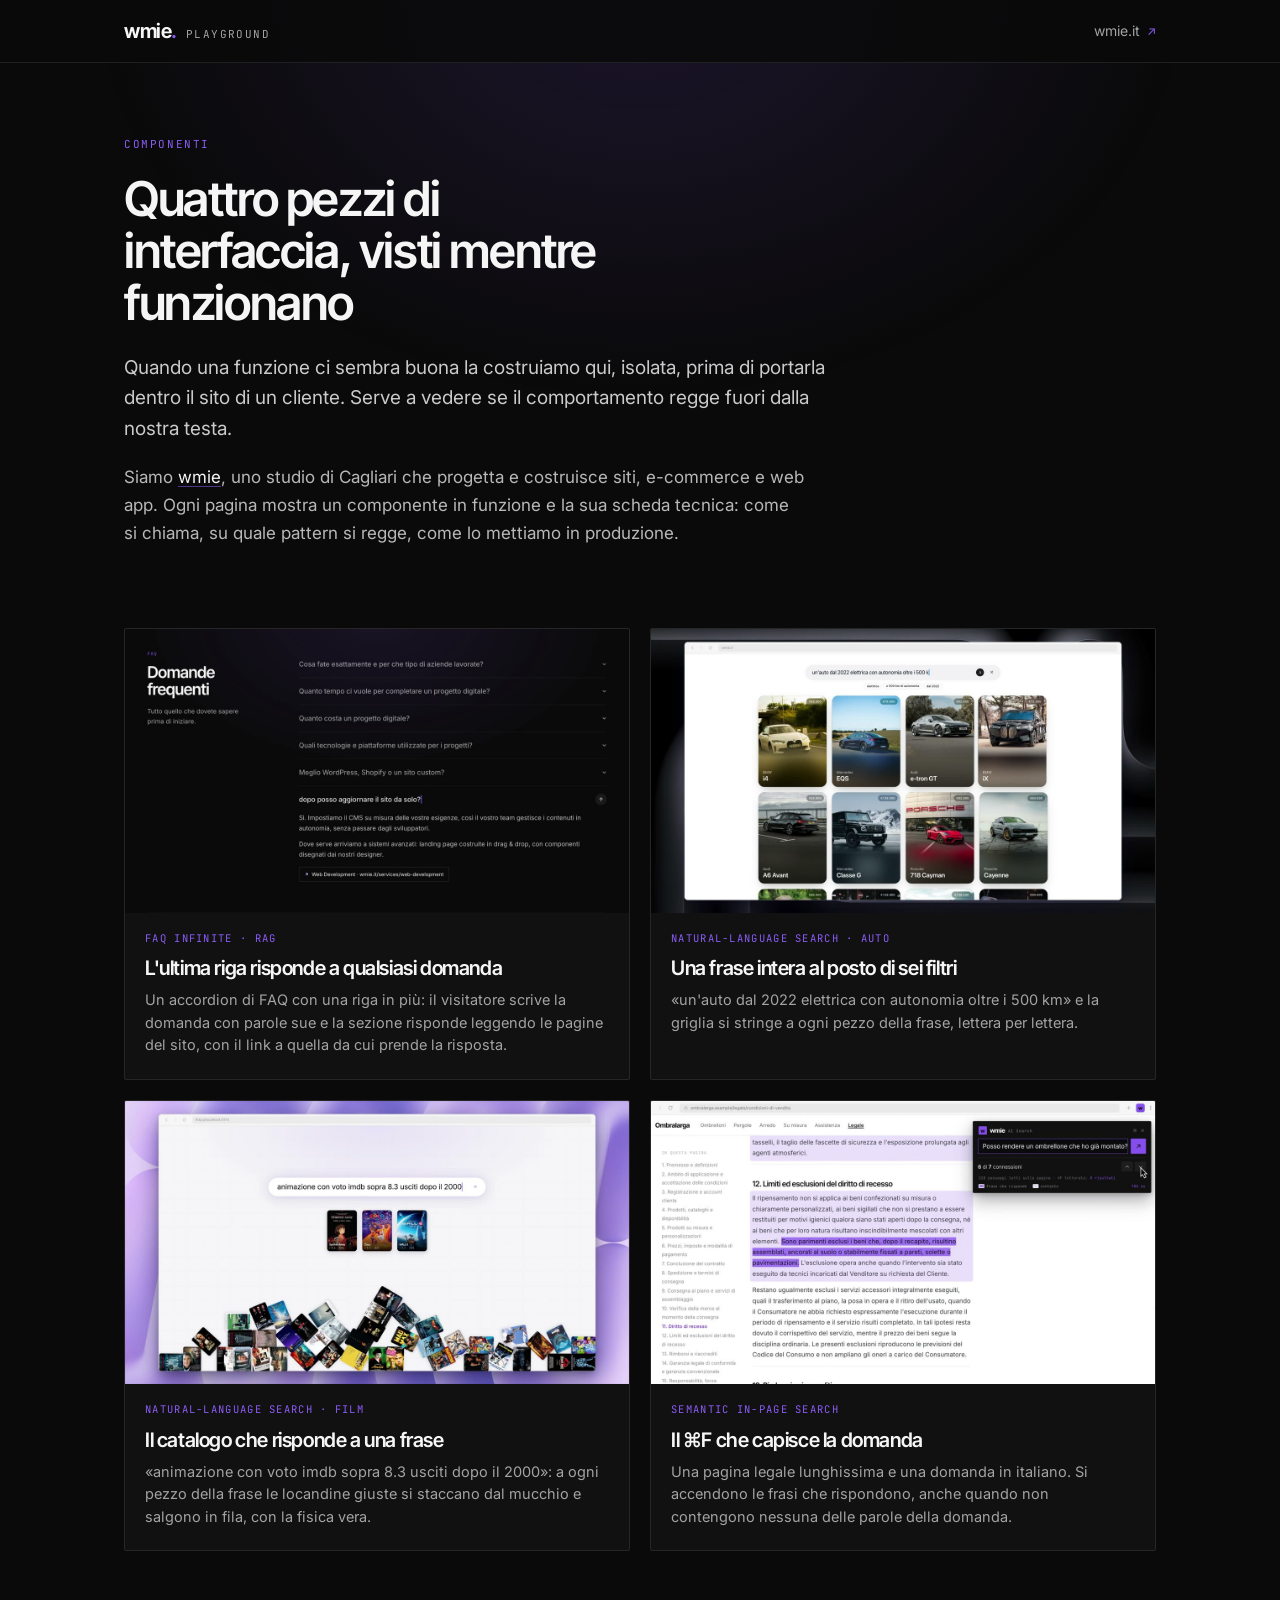
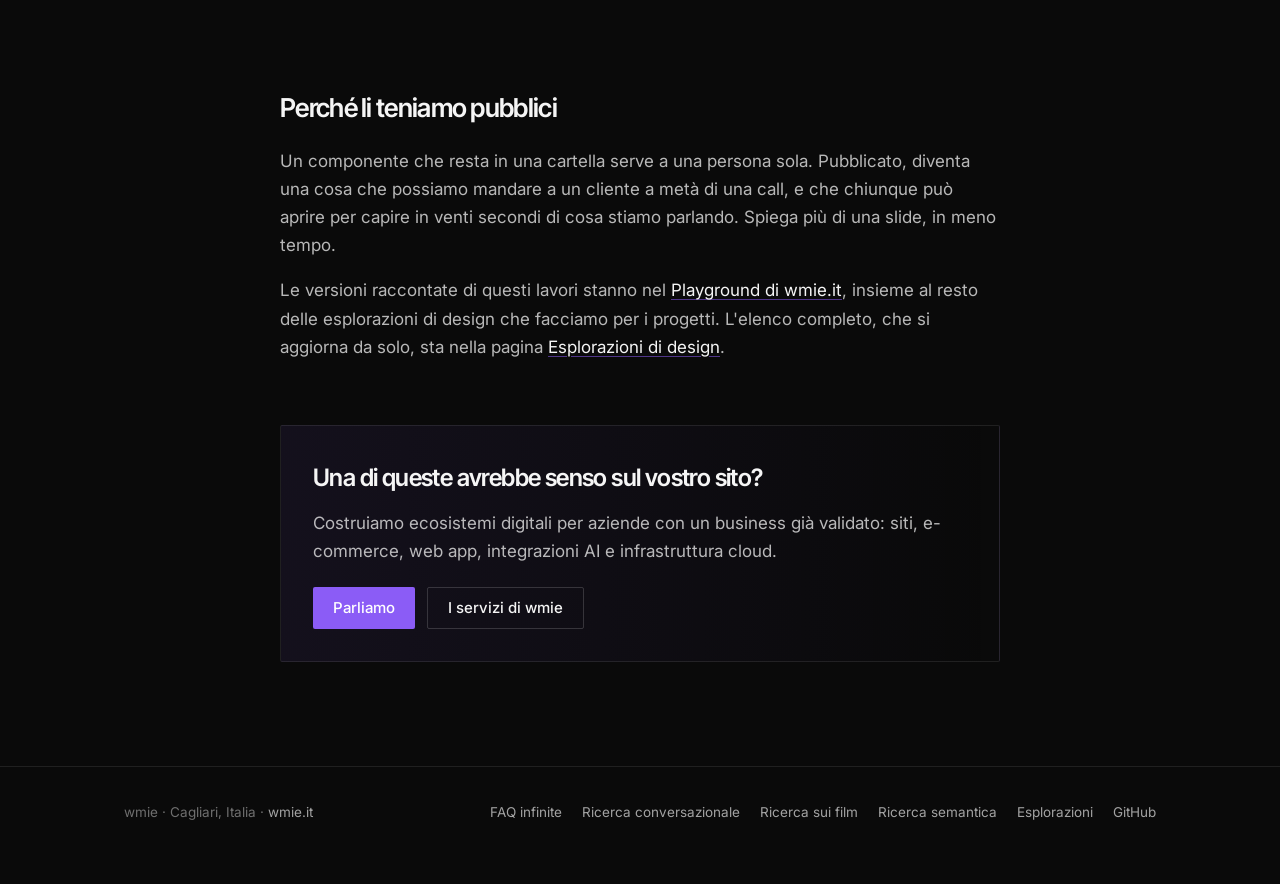
<file: index.html>
<!doctype html>
<html lang="it">
<head>
<meta charset="utf-8">
<meta name="viewport" content="width=device-width, initial-scale=1">
<title>Playground wmie · componenti di interfaccia</title>
<meta name="description" content="Componenti di interfaccia sviluppati da wmie: FAQ con risposte generate dai contenuti del sito (RAG), ricerca in linguaggio naturale su cataloghi, ricerca semantica dentro una pagina. Ognuno con la sua scheda tecnica.">
<link rel="canonical" href="https://wmie.github.io/">
<meta property="og:type" content="website">
<meta property="og:title" content="Playground wmie · componenti di interfaccia">
<meta property="og:description" content="Componenti di interfaccia: FAQ con risposte generate dai contenuti (RAG), ricerca in linguaggio naturale, ricerca semantica nella pagina.">
<meta property="og:url" content="https://wmie.github.io/">
<meta property="og:image" content="https://wmie.github.io/media/faq-infinite.jpg">
<meta name="twitter:card" content="summary_large_image">
<link rel="icon" href="./favicon.svg" type="image/svg+xml">
<link rel="preconnect" href="https://fonts.googleapis.com">
<link rel="preconnect" href="https://fonts.gstatic.com" crossorigin>
<link href="https://fonts.googleapis.com/css2?family=Inter:wght@400;450;500&family=Inter+Tight:wght@600;650&family=JetBrains+Mono:wght@400&display=swap" rel="stylesheet">
<link rel="stylesheet" href="./s.css">
</head>
<body>
<header class="top"><div class="wrap top__in">
  <a class="brand" href="./"><span class="brand__w">wmie<span>.</span></span><span class="brand__k">playground</span></a>
  <a class="top__go" href="https://wmie.it">wmie.it</a>
</div></header>

<main>
  <section class="hero"><div class="wrap">
    <p class="eyebrow">Componenti</p>
    <h1>Quattro pezzi di interfaccia, visti mentre funzionano</h1>
    <p class="lead">Quando una funzione ci sembra buona la costruiamo qui, isolata, prima di portarla dentro il sito di un cliente. Serve a vedere se il comportamento regge fuori dalla nostra testa.</p>
    <p>Siamo <a href="https://wmie.it">wmie</a>, uno studio di Cagliari che progetta e costruisce siti, e-commerce e web app. Ogni pagina mostra un componente in funzione e la sua scheda tecnica: come si chiama, su quale pattern si regge, come lo mettiamo in produzione.</p>
  </div></section>

  <section><div class="wrap"><div class="grid">
    <a class="card" href="./faq-infinite/">
      <img src="./media/faq-infinite.jpg" alt="Una sezione FAQ con un campo in fondo dove scrivere una domanda" width="1200" height="675" loading="lazy">
      <div class="card__in">
        <span class="card__k">FAQ infinite · RAG</span>
        <h2>L'ultima riga risponde a qualsiasi domanda</h2>
        <p>Un accordion di FAQ con una riga in più: il visitatore scrive la domanda con parole sue e la sezione risponde leggendo le pagine del sito, con il link a quella da cui prende la risposta.</p>
      </div>
    </a>
    <a class="card" href="./ricerca-conversazionale/">
      <img src="./media/ricerca-conversazionale.jpg" alt="Una griglia di annunci auto che si riordina mentre si scrive una frase nella barra di ricerca" width="1200" height="675" loading="lazy">
      <div class="card__in">
        <span class="card__k">Natural-language search · auto</span>
        <h2>Una frase intera al posto di sei filtri</h2>
        <p>«un'auto dal 2022 elettrica con autonomia oltre i 500 km» e la griglia si stringe a ogni pezzo della frase, lettera per lettera.</p>
      </div>
    </a>
    <a class="card" href="./ricerca-film/">
      <img src="./media/ricerca-film.jpg" alt="Locandine di film che salgono da un mucchio sotto una barra di ricerca" width="1200" height="675" loading="lazy">
      <div class="card__in">
        <span class="card__k">Natural-language search · film</span>
        <h2>Il catalogo che risponde a una frase</h2>
        <p>«animazione con voto imdb sopra 8.3 usciti dopo il 2000»: a ogni pezzo della frase le locandine giuste si staccano dal mucchio e salgono in fila, con la fisica vera.</p>
      </div>
    </a>
    <a class="card" href="./ricerca-semantica/">
      <img src="./media/ricerca-semantica.jpg" alt="Una pagina di condizioni di vendita con le frasi che rispondono alla domanda evidenziate in viola" width="1200" height="675" loading="lazy">
      <div class="card__in">
        <span class="card__k">Semantic in-page search</span>
        <h2>Il ⌘F che capisce la domanda</h2>
        <p>Una pagina legale lunghissima e una domanda in italiano. Si accendono le frasi che rispondono, anche quando non contengono nessuna delle parole della domanda.</p>
      </div>
    </a>
  </div></div></section>

  <section><div class="wrap wrap--text piece">
    <h2>Perché li teniamo pubblici</h2>
    <p>Un componente che resta in una cartella serve a una persona sola. Pubblicato, diventa una cosa che possiamo mandare a un cliente a metà di una call, e che chiunque può aprire per capire in venti secondi di cosa stiamo parlando. Spiega più di una slide, in meno tempo.</p>
    <p>Le versioni raccontate di questi lavori stanno nel <a href="https://wmie.it/design">Playground di wmie.it</a>, insieme al resto delle esplorazioni di design che facciamo per i progetti. L'elenco completo, che si aggiorna da solo, sta nella pagina <a href="./playground/">Esplorazioni di design</a>.</p>

    <div class="cta">
      <h2>Una di queste avrebbe senso sul vostro sito?</h2>
      <p>Costruiamo ecosistemi digitali per aziende con un business già validato: siti, e-commerce, web app, integrazioni AI e infrastruttura cloud.</p>
      <div class="cta__row">
        <a class="btn" href="https://wmie.it/contacts">Parliamo</a>
        <a class="btn btn--ghost" href="https://wmie.it/services">I servizi di wmie</a>
      </div>
    </div>
  </div></section>
</main>

<footer><div class="wrap">
  <p>wmie · Cagliari, Italia · <a href="https://wmie.it">wmie.it</a></p>
  <nav>
    <a href="./faq-infinite/">FAQ infinite</a>
    <a href="./ricerca-conversazionale/">Ricerca conversazionale</a>
    <a href="./ricerca-film/">Ricerca sui film</a>
    <a href="./ricerca-semantica/">Ricerca semantica</a>
    <a href="./playground/">Esplorazioni</a>
    <a href="https://github.com/wmie">GitHub</a>
  </nav>
</div></footer>
</body>
</html>
</file>
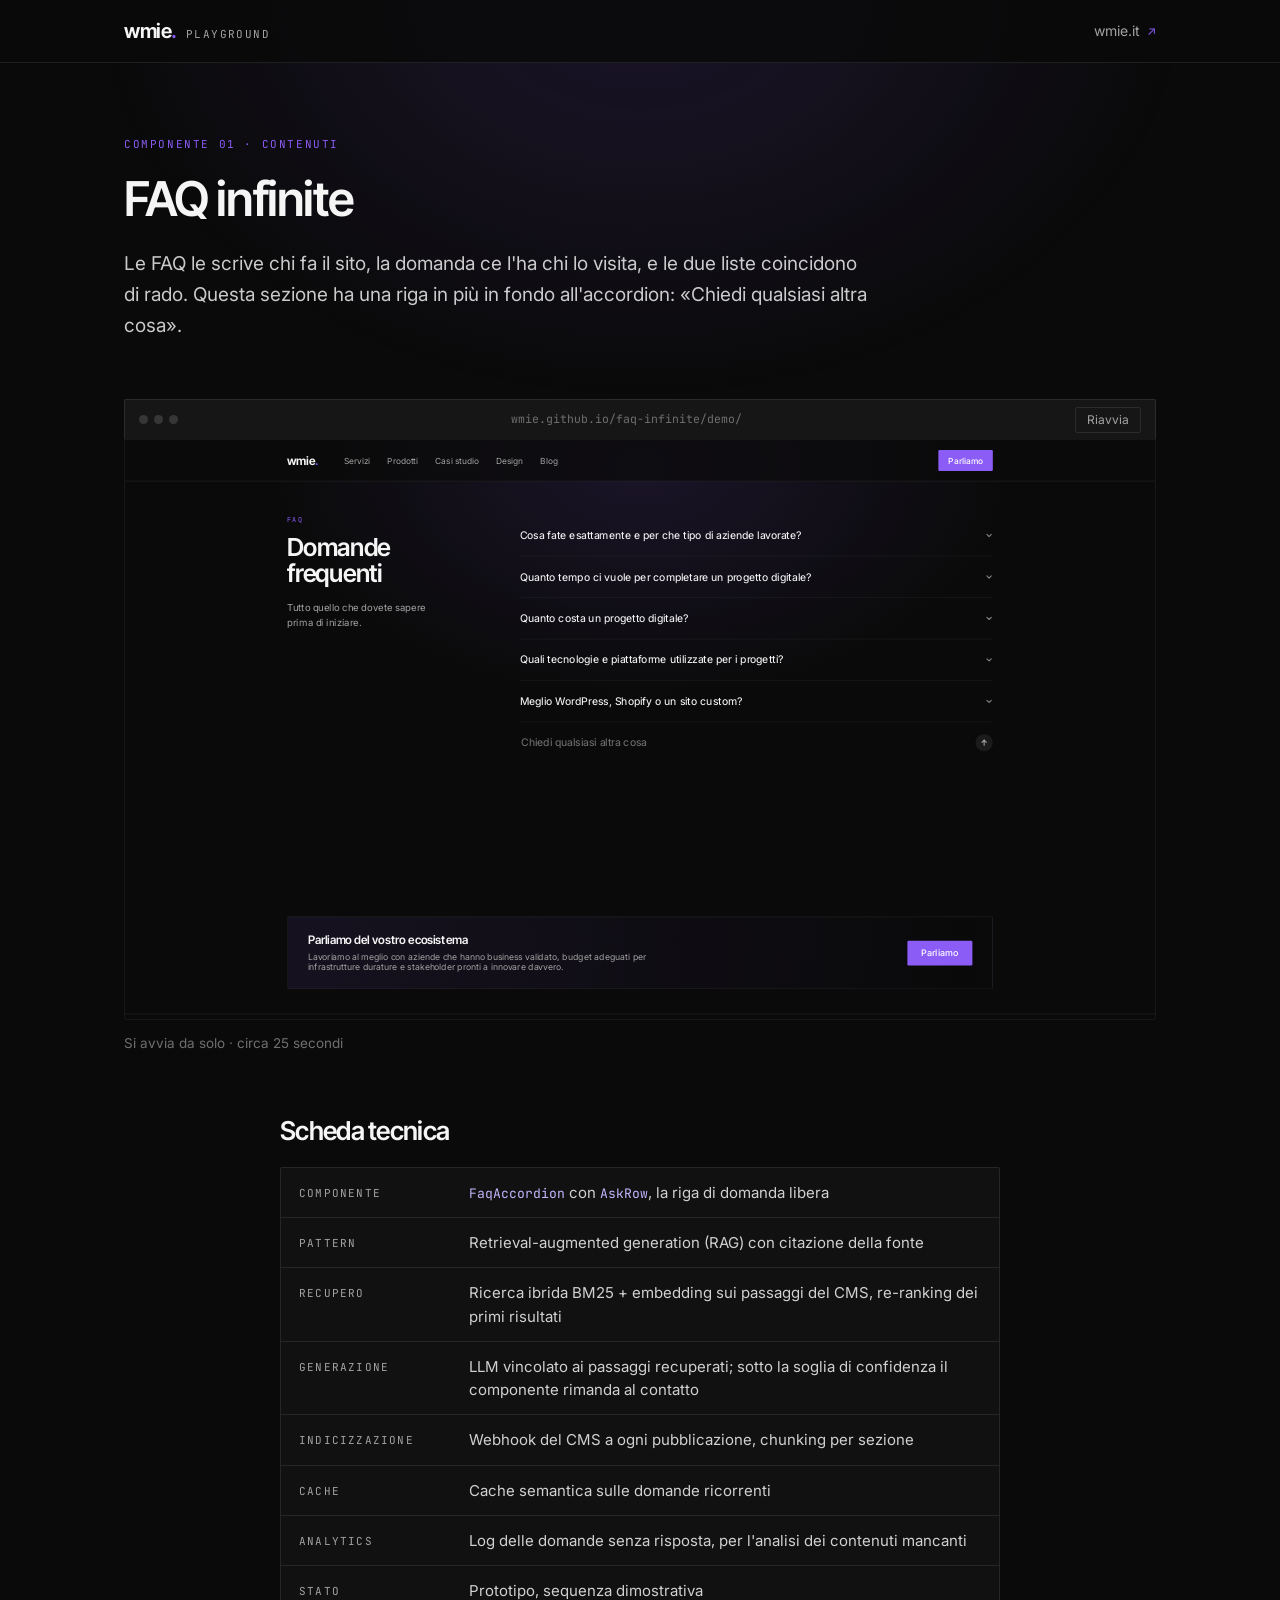
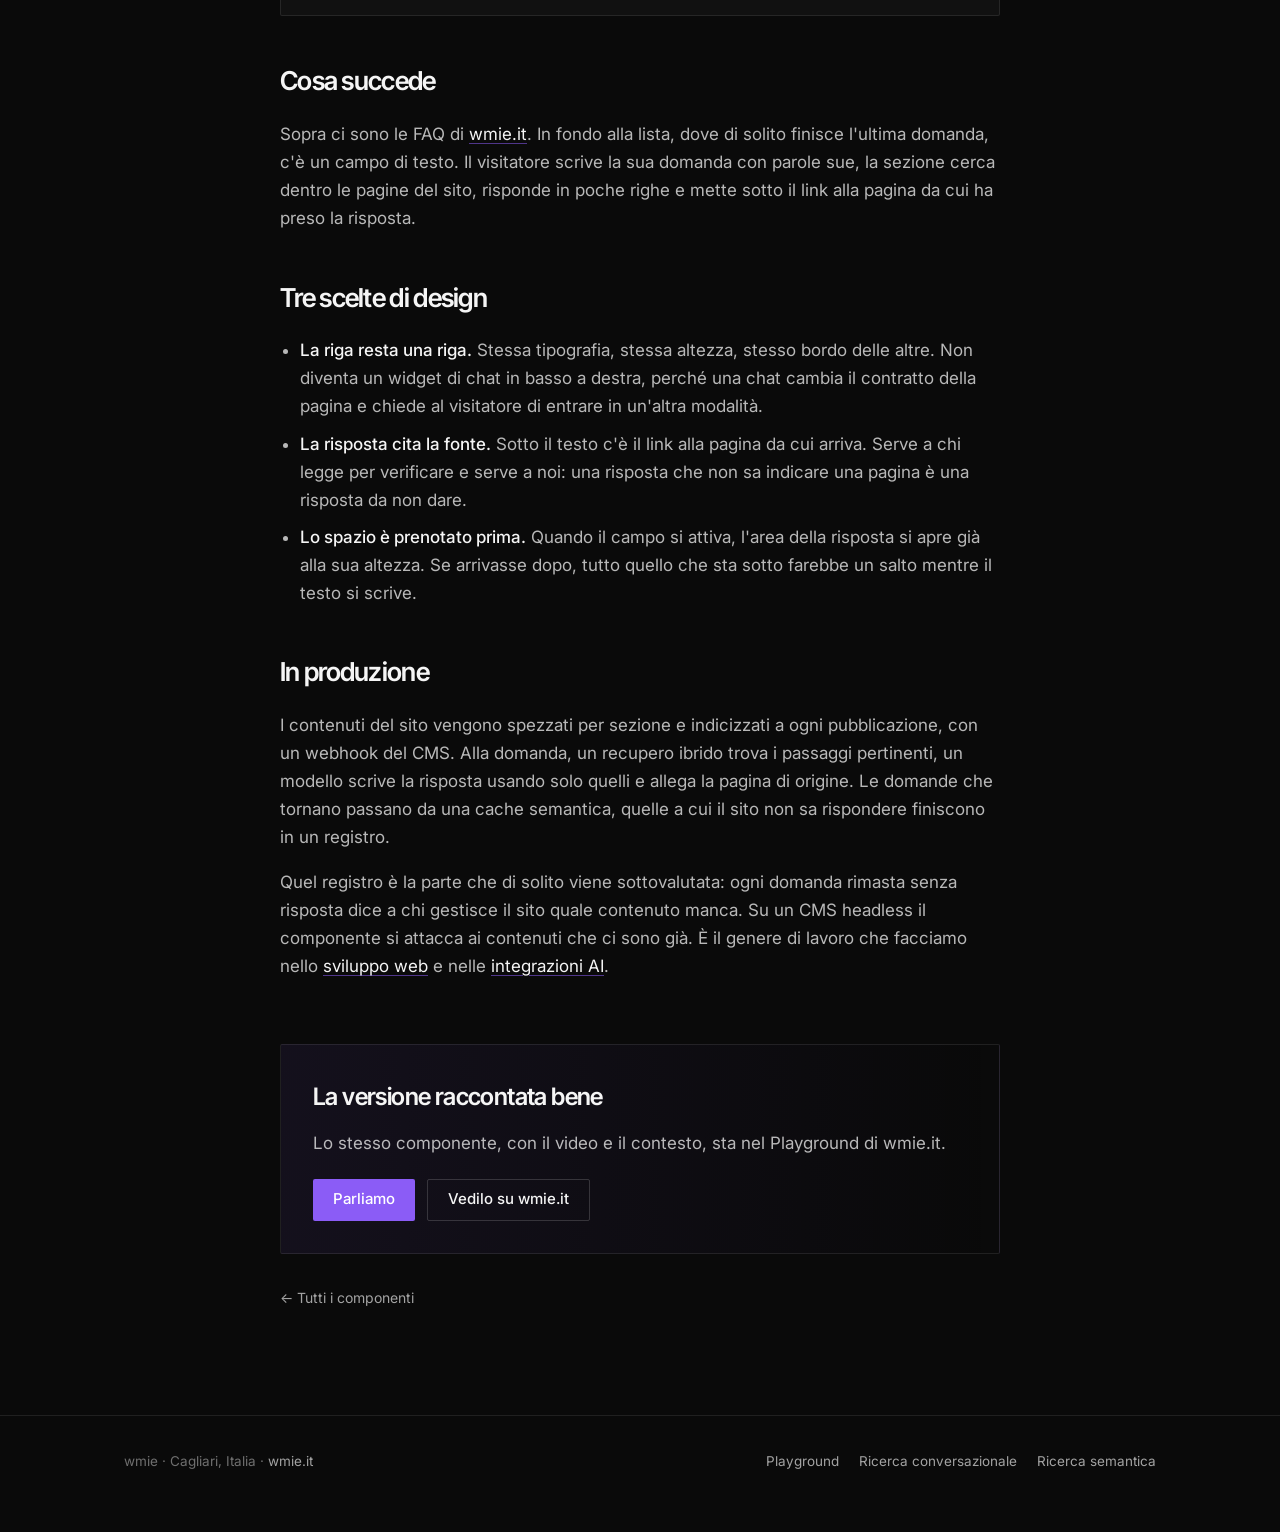
<file: faq-infinite/index.html>
<!doctype html>
<html lang="it">
<head>
<meta charset="utf-8">
<meta name="viewport" content="width=device-width, initial-scale=1">
<title>FAQ infinite · accordion FAQ con risposte generate dai contenuti del sito (RAG)</title>
<meta name="description" content="FAQ infinite: un accordion di FAQ con una riga di domanda libera. Il componente recupera i passaggi pertinenti dai contenuti del sito e risponde citando la pagina di origine. Retrieval-augmented generation su CMS headless.">
<link rel="canonical" href="https://wmie.github.io/faq-infinite/">
<meta property="og:type" content="article">
<meta property="og:title" content="FAQ infinite · accordion FAQ con risposte generate dai contenuti del sito (RAG)">
<meta property="og:description" content="FAQ infinite: un accordion di FAQ con una riga di domanda libera. Il componente recupera i passaggi pertinenti dai contenuti del sito e risponde citando la pagina di origine. Retrieval-augmented generation su CMS headless.">
<meta property="og:url" content="https://wmie.github.io/faq-infinite/">
<meta property="og:image" content="https://wmie.github.io/media/faq-infinite.jpg">
<meta name="twitter:card" content="summary_large_image">
<link rel="icon" href="../favicon.svg" type="image/svg+xml">
<link rel="preconnect" href="https://fonts.googleapis.com">
<link rel="preconnect" href="https://fonts.gstatic.com" crossorigin>
<link href="https://fonts.googleapis.com/css2?family=Inter:wght@400;450;500&family=Inter+Tight:wght@600;650&family=JetBrains+Mono:wght@400&display=swap" rel="stylesheet">
<link rel="stylesheet" href="../s.css">
</head>
<body>
<header class="top"><div class="wrap top__in">
  <a class="brand" href="../"><span class="brand__w">wmie<span>.</span></span><span class="brand__k">playground</span></a>
  <a class="top__go" href="https://wmie.it">wmie.it</a>
</div></header>

<main>
  <section class="hero"><div class="wrap">
    <p class="eyebrow">Componente 01 · Contenuti</p>
    <h1>FAQ infinite</h1>
    <p class="lead">Le FAQ le scrive chi fa il sito, la domanda ce l'ha chi lo visita, e le due liste coincidono di rado. Questa sezione ha una riga in più in fondo all'accordion: «Chiedi qualsiasi altra cosa».</p>
  </div></section>

  <section><div class="wrap">
    <div class="chrome">
      <span class="dots"><i></i><i></i><i></i></span>
      <span class="chrome__url">wmie.github.io/faq-infinite/demo/</span>
      <button class="chrome__replay" type="button">Riavvia</button>
    </div>
    <div class="stage"><iframe src="./demo/" title="Una sezione FAQ che risponde a una domanda scritta dal visitatore" loading="lazy" scrolling="no"></iframe></div>
    <p class="stage__hint">Si avvia da solo · circa 25 secondi</p>
    <div class="fallback">
      <video src="../media/faq-infinite.mp4" poster="../media/faq-infinite.jpg" controls playsinline preload="none"></video>
      <p class="stage__hint">Il componente è pensato per desktop: qui trovate la registrazione.</p>
    </div>
  </div></section>

  <section><div class="wrap wrap--text piece">
    <h2>Scheda tecnica</h2>
    <dl class="spec">
      <dt>Componente</dt><dd><code>FaqAccordion</code> con <code>AskRow</code>, la riga di domanda libera</dd>
      <dt>Pattern</dt><dd>Retrieval-augmented generation (RAG) con citazione della fonte</dd>
      <dt>Recupero</dt><dd>Ricerca ibrida BM25 + embedding sui passaggi del CMS, re-ranking dei primi risultati</dd>
      <dt>Generazione</dt><dd>LLM vincolato ai passaggi recuperati; sotto la soglia di confidenza il componente rimanda al contatto</dd>
      <dt>Indicizzazione</dt><dd>Webhook del CMS a ogni pubblicazione, chunking per sezione</dd>
      <dt>Cache</dt><dd>Cache semantica sulle domande ricorrenti</dd>
      <dt>Analytics</dt><dd>Log delle domande senza risposta, per l'analisi dei contenuti mancanti</dd>
      <dt>Stato</dt><dd>Prototipo, sequenza dimostrativa</dd>
    </dl>

    <h2>Cosa succede</h2>
    <p>Sopra ci sono le FAQ di <a href="https://wmie.it">wmie.it</a>. In fondo alla lista, dove di solito finisce l'ultima domanda, c'è un campo di testo. Il visitatore scrive la sua domanda con parole sue, la sezione cerca dentro le pagine del sito, risponde in poche righe e mette sotto il link alla pagina da cui ha preso la risposta.</p>

    <h2>Tre scelte di design</h2>
    <ul>
      <li><strong>La riga resta una riga.</strong> Stessa tipografia, stessa altezza, stesso bordo delle altre. Non diventa un widget di chat in basso a destra, perché una chat cambia il contratto della pagina e chiede al visitatore di entrare in un'altra modalità.</li>
      <li><strong>La risposta cita la fonte.</strong> Sotto il testo c'è il link alla pagina da cui arriva. Serve a chi legge per verificare e serve a noi: una risposta che non sa indicare una pagina è una risposta da non dare.</li>
      <li><strong>Lo spazio è prenotato prima.</strong> Quando il campo si attiva, l'area della risposta si apre già alla sua altezza. Se arrivasse dopo, tutto quello che sta sotto farebbe un salto mentre il testo si scrive.</li>
    </ul>

    <h2>In produzione</h2>
    <p>I contenuti del sito vengono spezzati per sezione e indicizzati a ogni pubblicazione, con un webhook del CMS. Alla domanda, un recupero ibrido trova i passaggi pertinenti, un modello scrive la risposta usando solo quelli e allega la pagina di origine. Le domande che tornano passano da una cache semantica, quelle a cui il sito non sa rispondere finiscono in un registro.</p>
    <p>Quel registro è la parte che di solito viene sottovalutata: ogni domanda rimasta senza risposta dice a chi gestisce il sito quale contenuto manca. Su un CMS headless il componente si attacca ai contenuti che ci sono già. È il genere di lavoro che facciamo nello <a href="https://wmie.it/services/web-development">sviluppo web</a> e nelle <a href="https://wmie.it/services/artificial-intelligence">integrazioni AI</a>.</p>

    <div class="cta">
      <h2>La versione raccontata bene</h2>
      <p>Lo stesso componente, con il video e il contesto, sta nel Playground di wmie.it.</p>
      <div class="cta__row">
        <a class="btn" href="https://wmie.it/contacts">Parliamo</a>
        <a class="btn btn--ghost" href="https://wmie.it/design/faq-infinite">Vedilo su wmie.it</a>
      </div>
    </div>
    <a class="back" href="../">← Tutti i componenti</a>
  </div></section>
</main>

<footer><div class="wrap">
  <p>wmie · Cagliari, Italia · <a href="https://wmie.it">wmie.it</a></p>
  <nav>
    <a href="../">Playground</a>
    <a href="../ricerca-conversazionale/">Ricerca conversazionale</a>
    <a href="../ricerca-semantica/">Ricerca semantica</a>
  </nav>
</div></footer>
<script src="../s.js"></script>
</body>
</html>
</file>
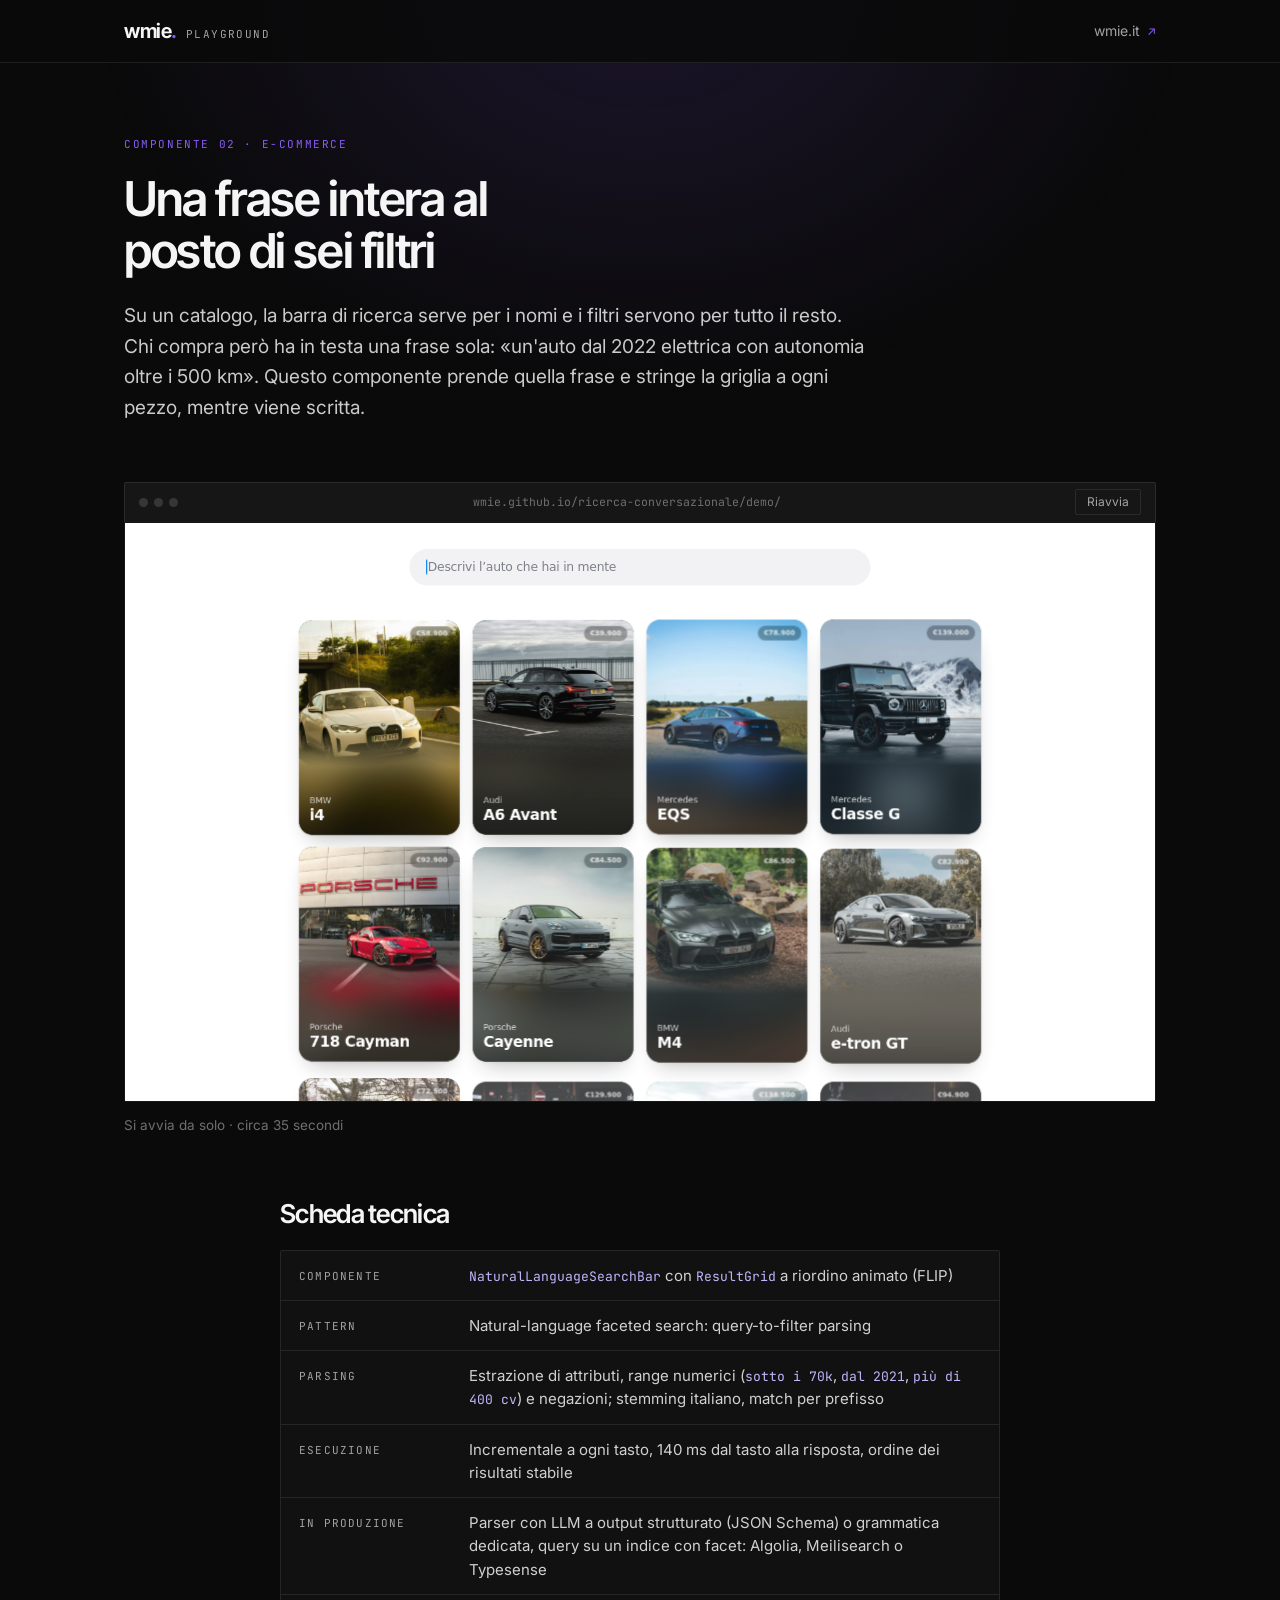
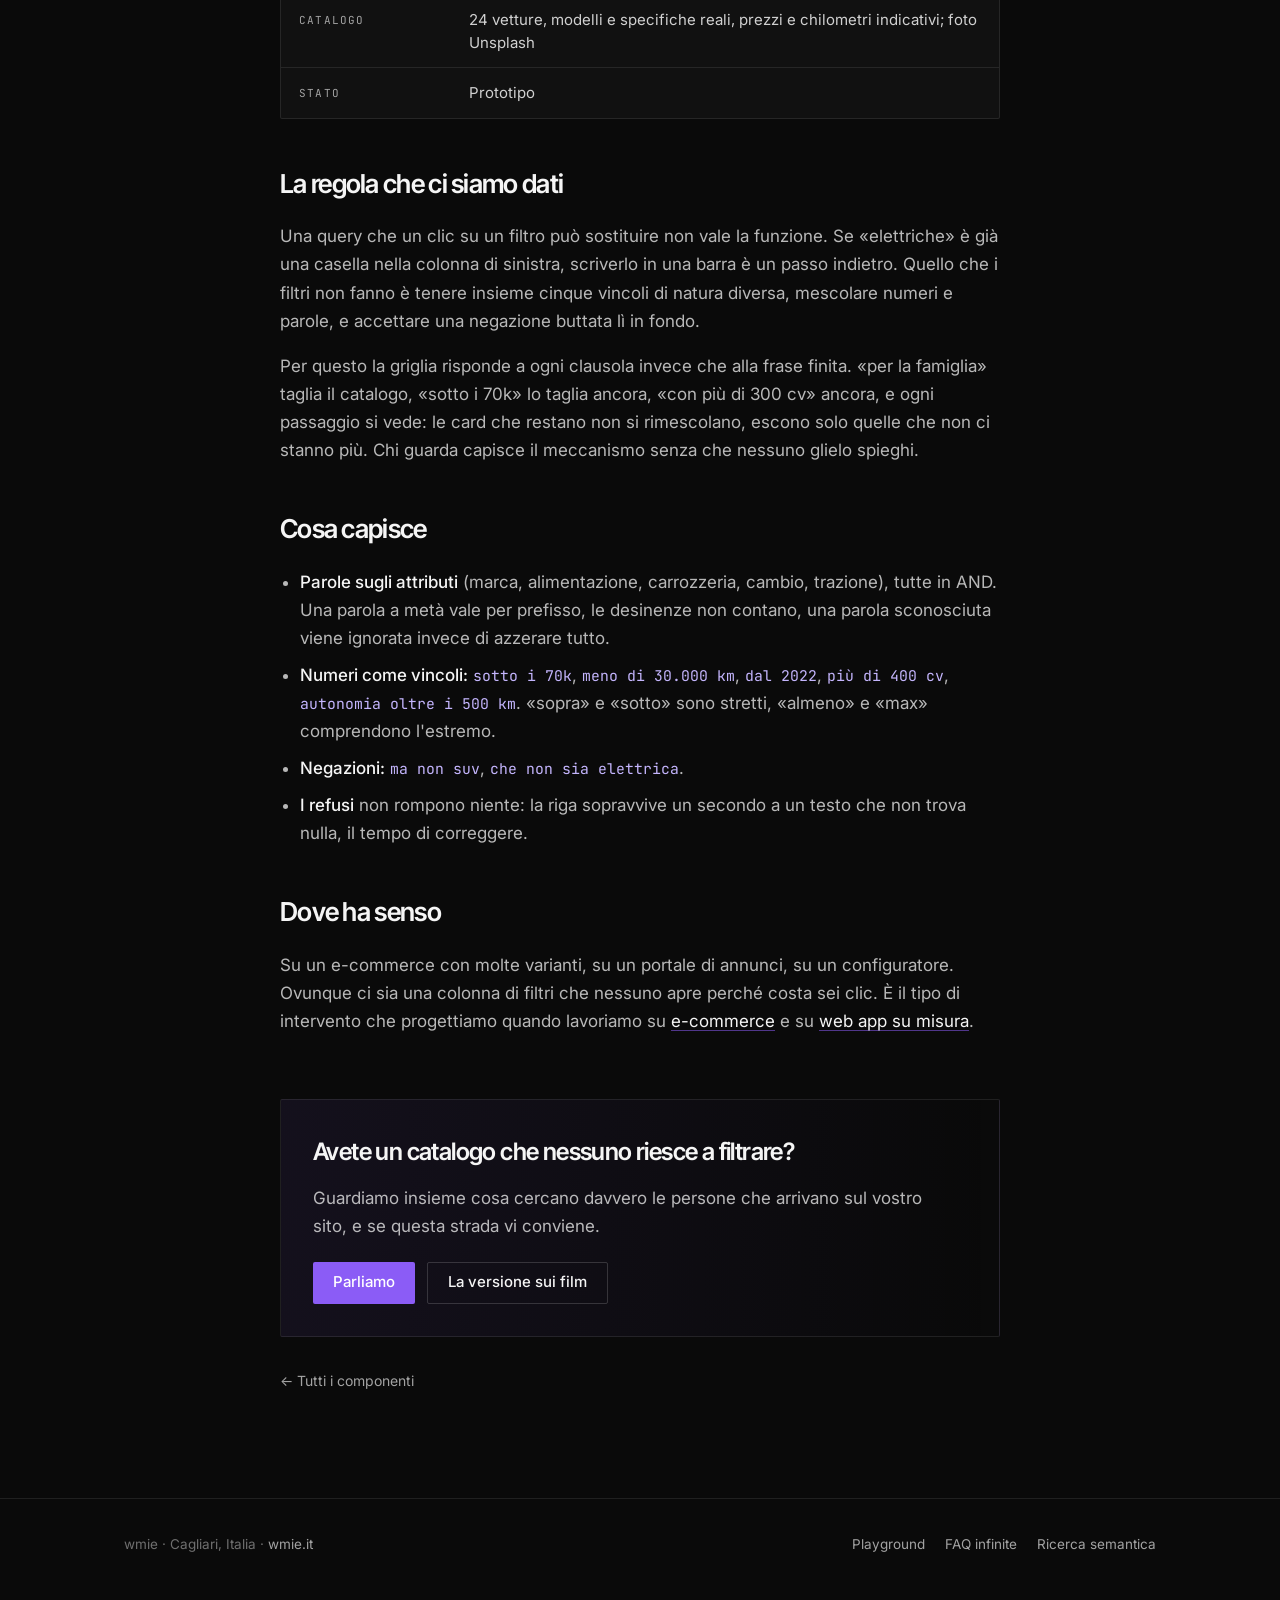
<file: ricerca-conversazionale/index.html>
<!doctype html>
<html lang="it">
<head>
<meta charset="utf-8">
<meta name="viewport" content="width=device-width, initial-scale=1">
<title>Ricerca conversazionale · natural language search con estrazione di filtri</title>
<meta name="description" content="Una barra di ricerca in linguaggio naturale su un catalogo auto: la frase viene tradotta in filtri strutturati (attributi, range numerici, negazioni) e la griglia si aggiorna a ogni tasto. Natural-language faceted search.">
<link rel="canonical" href="https://wmie.github.io/ricerca-conversazionale/">
<meta property="og:type" content="article">
<meta property="og:title" content="Ricerca conversazionale · natural language search con estrazione di filtri">
<meta property="og:description" content="Una barra di ricerca in linguaggio naturale su un catalogo auto: la frase viene tradotta in filtri strutturati (attributi, range numerici, negazioni) e la griglia si aggiorna a ogni tasto. Natural-language faceted search.">
<meta property="og:url" content="https://wmie.github.io/ricerca-conversazionale/">
<meta property="og:image" content="https://wmie.github.io/media/ricerca-conversazionale.jpg">
<meta name="twitter:card" content="summary_large_image">
<link rel="icon" href="../favicon.svg" type="image/svg+xml">
<link rel="preconnect" href="https://fonts.googleapis.com">
<link rel="preconnect" href="https://fonts.gstatic.com" crossorigin>
<link href="https://fonts.googleapis.com/css2?family=Inter:wght@400;450;500&family=Inter+Tight:wght@600;650&family=JetBrains+Mono:wght@400&display=swap" rel="stylesheet">
<link rel="stylesheet" href="../s.css">
</head>
<body>
<header class="top"><div class="wrap top__in">
  <a class="brand" href="../"><span class="brand__w">wmie<span>.</span></span><span class="brand__k">playground</span></a>
  <a class="top__go" href="https://wmie.it">wmie.it</a>
</div></header>

<main>
  <section class="hero"><div class="wrap">
    <p class="eyebrow">Componente 02 · E-commerce</p>
    <h1>Una frase intera al posto di sei filtri</h1>
    <p class="lead">Su un catalogo, la barra di ricerca serve per i nomi e i filtri servono per tutto il resto. Chi compra però ha in testa una frase sola: «un'auto dal 2022 elettrica con autonomia oltre i 500 km». Questo componente prende quella frase e stringe la griglia a ogni pezzo, mentre viene scritta.</p>
  </div></section>

  <section><div class="wrap">
    <div class="chrome">
      <span class="dots"><i></i><i></i><i></i></span>
      <span class="chrome__url">wmie.github.io/ricerca-conversazionale/demo/</span>
      <button class="chrome__replay" type="button">Riavvia</button>
    </div>
    <div class="stage"><iframe src="./demo/?set=veicoli&amp;autoplay=1&amp;queries=3&amp;hold=1700" title="Una griglia di annunci auto che si riordina mentre si scrive una frase" loading="lazy" scrolling="no"></iframe></div>
    <p class="stage__hint">Si avvia da solo · circa 35 secondi</p>
    <div class="fallback">
      <video src="../media/ricerca-conversazionale.mp4" poster="../media/ricerca-conversazionale.jpg" controls playsinline preload="none"></video>
      <p class="stage__hint">Il componente è pensato per desktop: qui trovate la registrazione.</p>
    </div>
  </div></section>

  <section><div class="wrap wrap--text piece">
    <h2>Scheda tecnica</h2>
    <dl class="spec">
      <dt>Componente</dt><dd><code>NaturalLanguageSearchBar</code> con <code>ResultGrid</code> a riordino animato (FLIP)</dd>
      <dt>Pattern</dt><dd>Natural-language faceted search: query-to-filter parsing</dd>
      <dt>Parsing</dt><dd>Estrazione di attributi, range numerici (<code>sotto i 70k</code>, <code>dal 2021</code>, <code>più di 400 cv</code>) e negazioni; stemming italiano, match per prefisso</dd>
      <dt>Esecuzione</dt><dd>Incrementale a ogni tasto, 140 ms dal tasto alla risposta, ordine dei risultati stabile</dd>
      <dt>In produzione</dt><dd>Parser con LLM a output strutturato (JSON Schema) o grammatica dedicata, query su un indice con facet: Algolia, Meilisearch o Typesense</dd>
      <dt>Catalogo</dt><dd>24 vetture, modelli e specifiche reali, prezzi e chilometri indicativi; foto Unsplash</dd>
      <dt>Stato</dt><dd>Prototipo</dd>
    </dl>

    <h2>La regola che ci siamo dati</h2>
    <p>Una query che un clic su un filtro può sostituire non vale la funzione. Se «elettriche» è già una casella nella colonna di sinistra, scriverlo in una barra è un passo indietro. Quello che i filtri non fanno è tenere insieme cinque vincoli di natura diversa, mescolare numeri e parole, e accettare una negazione buttata lì in fondo.</p>
    <p>Per questo la griglia risponde a ogni clausola invece che alla frase finita. «per la famiglia» taglia il catalogo, «sotto i 70k» lo taglia ancora, «con più di 300 cv» ancora, e ogni passaggio si vede: le card che restano non si rimescolano, escono solo quelle che non ci stanno più. Chi guarda capisce il meccanismo senza che nessuno glielo spieghi.</p>

    <h2>Cosa capisce</h2>
    <ul>
      <li><strong>Parole sugli attributi</strong> (marca, alimentazione, carrozzeria, cambio, trazione), tutte in AND. Una parola a metà vale per prefisso, le desinenze non contano, una parola sconosciuta viene ignorata invece di azzerare tutto.</li>
      <li><strong>Numeri come vincoli:</strong> <code>sotto i 70k</code>, <code>meno di 30.000 km</code>, <code>dal 2022</code>, <code>più di 400 cv</code>, <code>autonomia oltre i 500 km</code>. «sopra» e «sotto» sono stretti, «almeno» e «max» comprendono l'estremo.</li>
      <li><strong>Negazioni:</strong> <code>ma non suv</code>, <code>che non sia elettrica</code>.</li>
      <li><strong>I refusi</strong> non rompono niente: la riga sopravvive un secondo a un testo che non trova nulla, il tempo di correggere.</li>
    </ul>

    <h2>Dove ha senso</h2>
    <p>Su un e-commerce con molte varianti, su un portale di annunci, su un configuratore. Ovunque ci sia una colonna di filtri che nessuno apre perché costa sei clic. È il tipo di intervento che progettiamo quando lavoriamo su <a href="https://wmie.it/services/ecommerce">e-commerce</a> e su <a href="https://wmie.it/services/app">web app su misura</a>.</p>

    <div class="cta">
      <h2>Avete un catalogo che nessuno riesce a filtrare?</h2>
      <p>Guardiamo insieme cosa cercano davvero le persone che arrivano sul vostro sito, e se questa strada vi conviene.</p>
      <div class="cta__row">
        <a class="btn" href="https://wmie.it/contacts">Parliamo</a>
        <a class="btn btn--ghost" href="../ricerca-film/">La versione sui film</a>
      </div>
    </div>
    <a class="back" href="../">← Tutti i componenti</a>
  </div></section>
</main>

<footer><div class="wrap">
  <p>wmie · Cagliari, Italia · <a href="https://wmie.it">wmie.it</a></p>
  <nav>
    <a href="../">Playground</a>
    <a href="../faq-infinite/">FAQ infinite</a>
    <a href="../ricerca-semantica/">Ricerca semantica</a>
  </nav>
</div></footer>
<script src="../s.js"></script>
</body>
</html>
</file>
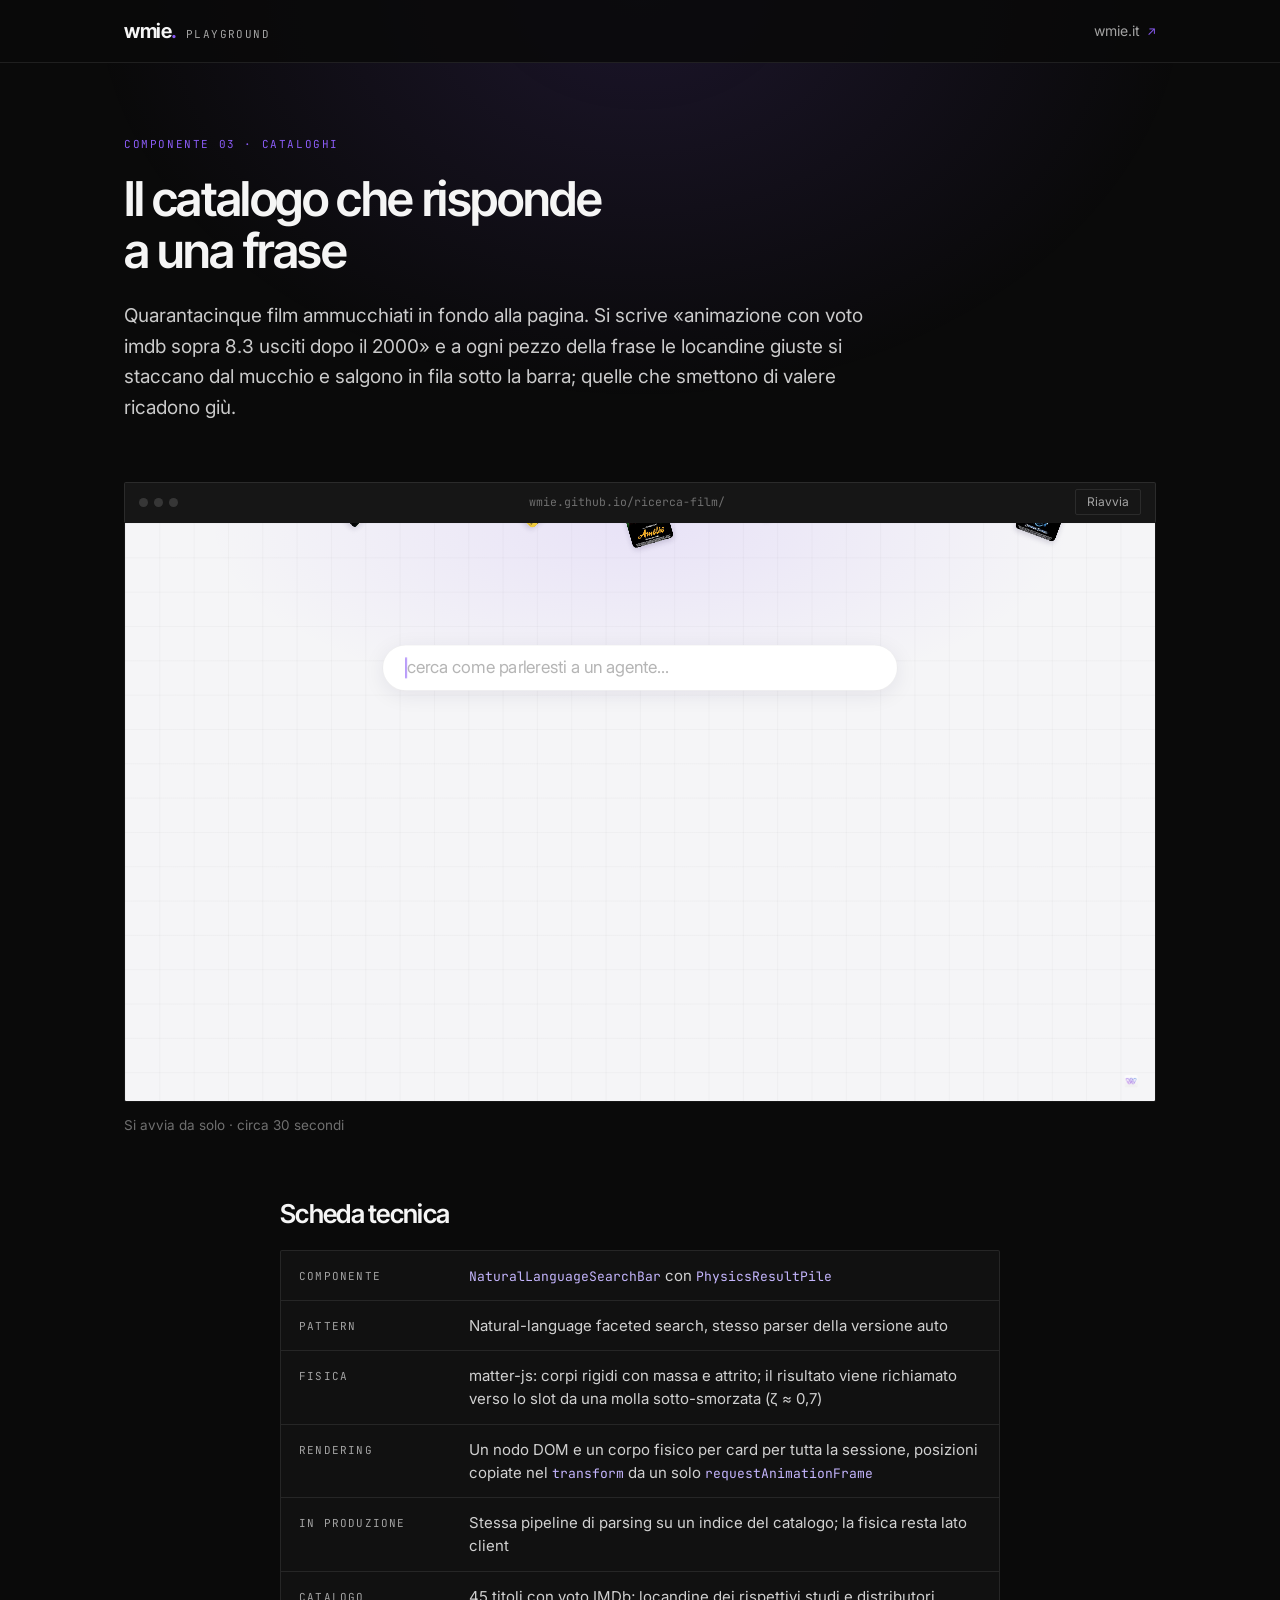
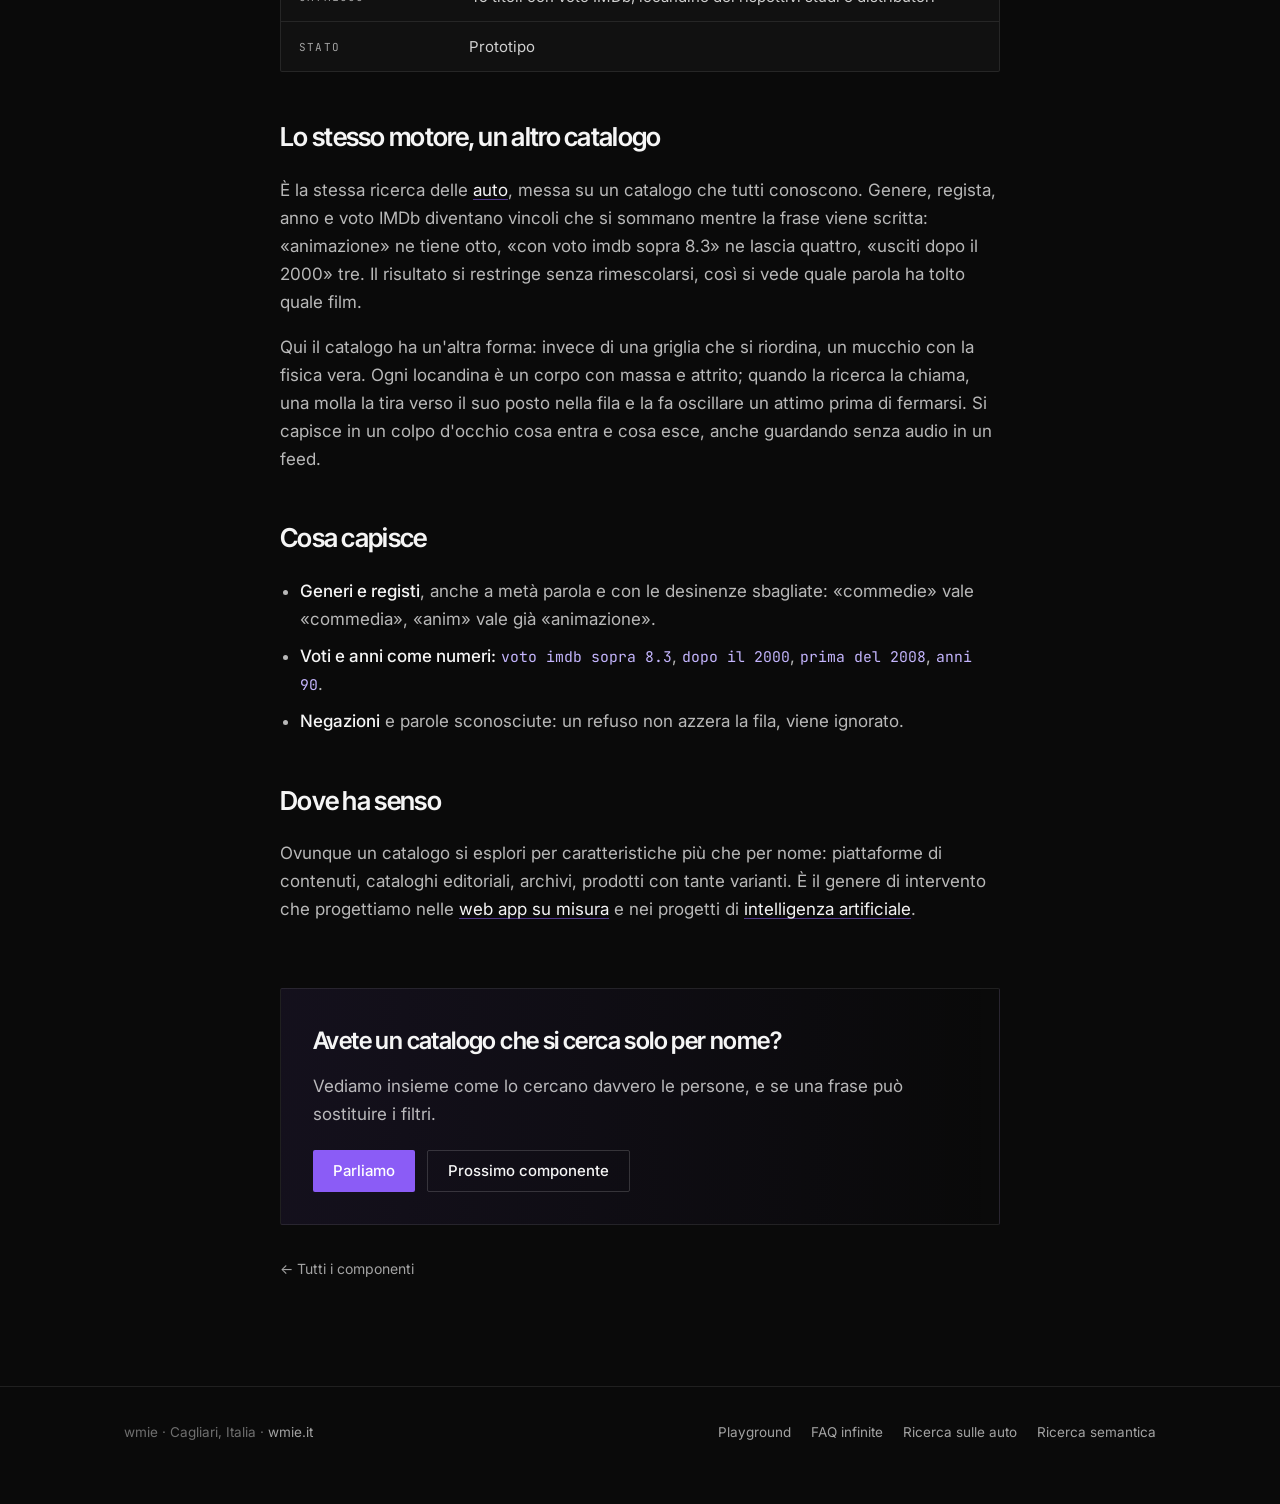
<file: ricerca-film/index.html>
<!doctype html>
<html lang="it">
<head>
<meta charset="utf-8">
<meta name="viewport" content="width=device-width, initial-scale=1">
<title>Ricerca conversazionale sui film · natural language search con reveal fisico dei risultati</title>
<meta name="description" content="Ricerca in linguaggio naturale su un catalogo di film: «animazione con voto imdb sopra 8.3 usciti dopo il 2000» e le locandine giuste salgono da un mucchio simulato con la fisica, clausola dopo clausola.">
<link rel="canonical" href="https://wmie.github.io/ricerca-film/">
<meta property="og:type" content="article">
<meta property="og:title" content="Ricerca conversazionale sui film · natural language search con reveal fisico dei risultati">
<meta property="og:description" content="Ricerca in linguaggio naturale su un catalogo di film: «animazione con voto imdb sopra 8.3 usciti dopo il 2000» e le locandine giuste salgono da un mucchio simulato con la fisica, clausola dopo clausola.">
<meta property="og:url" content="https://wmie.github.io/ricerca-film/">
<meta property="og:image" content="https://wmie.github.io/media/ricerca-film.jpg">
<meta name="twitter:card" content="summary_large_image">
<link rel="icon" href="../favicon.svg" type="image/svg+xml">
<link rel="preconnect" href="https://fonts.googleapis.com">
<link rel="preconnect" href="https://fonts.gstatic.com" crossorigin>
<link href="https://fonts.googleapis.com/css2?family=Inter:wght@400;450;500&family=Inter+Tight:wght@600;650&family=JetBrains+Mono:wght@400&display=swap" rel="stylesheet">
<link rel="stylesheet" href="../s.css">
</head>
<body>
<header class="top"><div class="wrap top__in">
  <a class="brand" href="../"><span class="brand__w">wmie<span>.</span></span><span class="brand__k">playground</span></a>
  <a class="top__go" href="https://wmie.it">wmie.it</a>
</div></header>

<main>
  <section class="hero"><div class="wrap">
    <p class="eyebrow">Componente 03 · Cataloghi</p>
    <h1>Il catalogo che risponde a una frase</h1>
    <p class="lead">Quarantacinque film ammucchiati in fondo alla pagina. Si scrive «animazione con voto imdb sopra 8.3 usciti dopo il 2000» e a ogni pezzo della frase le locandine giuste si staccano dal mucchio e salgono in fila sotto la barra; quelle che smettono di valere ricadono giù.</p>
  </div></section>

  <section><div class="wrap">
    <div class="chrome">
      <span class="dots"><i></i><i></i><i></i></span>
      <span class="chrome__url">wmie.github.io/ricerca-film/</span>
      <button class="chrome__replay" type="button">Riavvia</button>
    </div>
    <div class="stage"><iframe src="../ricerca-conversazionale/demo/?set=film&amp;autoplay=1&amp;queries=3&amp;hold=1600" title="Locandine di film che salgono da un mucchio mentre si scrive una frase di ricerca" loading="lazy" scrolling="no"></iframe></div>
    <p class="stage__hint">Si avvia da solo · circa 30 secondi</p>
    <div class="fallback">
      <video src="../media/ricerca-film.mp4" poster="../media/ricerca-film.jpg" controls playsinline preload="none"></video>
      <p class="stage__hint">Il componente è pensato per desktop: qui trovate la registrazione.</p>
    </div>
  </div></section>

  <section><div class="wrap wrap--text piece">
    <h2>Scheda tecnica</h2>
    <dl class="spec">
      <dt>Componente</dt><dd><code>NaturalLanguageSearchBar</code> con <code>PhysicsResultPile</code></dd>
      <dt>Pattern</dt><dd>Natural-language faceted search, stesso parser della versione auto</dd>
      <dt>Fisica</dt><dd>matter-js: corpi rigidi con massa e attrito; il risultato viene richiamato verso lo slot da una molla sotto-smorzata (ζ ≈ 0,7)</dd>
      <dt>Rendering</dt><dd>Un nodo DOM e un corpo fisico per card per tutta la sessione, posizioni copiate nel <code>transform</code> da un solo <code>requestAnimationFrame</code></dd>
      <dt>In produzione</dt><dd>Stessa pipeline di parsing su un indice del catalogo; la fisica resta lato client</dd>
      <dt>Catalogo</dt><dd>45 titoli con voto IMDb; locandine dei rispettivi studi e distributori</dd>
      <dt>Stato</dt><dd>Prototipo</dd>
    </dl>

    <h2>Lo stesso motore, un altro catalogo</h2>
    <p>È la stessa ricerca delle <a href="../ricerca-conversazionale/">auto</a>, messa su un catalogo che tutti conoscono. Genere, regista, anno e voto IMDb diventano vincoli che si sommano mentre la frase viene scritta: «animazione» ne tiene otto, «con voto imdb sopra 8.3» ne lascia quattro, «usciti dopo il 2000» tre. Il risultato si restringe senza rimescolarsi, così si vede quale parola ha tolto quale film.</p>
    <p>Qui il catalogo ha un'altra forma: invece di una griglia che si riordina, un mucchio con la fisica vera. Ogni locandina è un corpo con massa e attrito; quando la ricerca la chiama, una molla la tira verso il suo posto nella fila e la fa oscillare un attimo prima di fermarsi. Si capisce in un colpo d'occhio cosa entra e cosa esce, anche guardando senza audio in un feed.</p>

    <h2>Cosa capisce</h2>
    <ul>
      <li><strong>Generi e registi</strong>, anche a metà parola e con le desinenze sbagliate: «commedie» vale «commedia», «anim» vale già «animazione».</li>
      <li><strong>Voti e anni come numeri:</strong> <code>voto imdb sopra 8.3</code>, <code>dopo il 2000</code>, <code>prima del 2008</code>, <code>anni 90</code>.</li>
      <li><strong>Negazioni</strong> e parole sconosciute: un refuso non azzera la fila, viene ignorato.</li>
    </ul>

    <h2>Dove ha senso</h2>
    <p>Ovunque un catalogo si esplori per caratteristiche più che per nome: piattaforme di contenuti, cataloghi editoriali, archivi, prodotti con tante varianti. È il genere di intervento che progettiamo nelle <a href="https://wmie.it/services/app">web app su misura</a> e nei progetti di <a href="https://wmie.it/services/artificial-intelligence">intelligenza artificiale</a>.</p>

    <div class="cta">
      <h2>Avete un catalogo che si cerca solo per nome?</h2>
      <p>Vediamo insieme come lo cercano davvero le persone, e se una frase può sostituire i filtri.</p>
      <div class="cta__row">
        <a class="btn" href="https://wmie.it/contacts">Parliamo</a>
        <a class="btn btn--ghost" href="../ricerca-semantica/">Prossimo componente</a>
      </div>
    </div>
    <a class="back" href="../">← Tutti i componenti</a>
  </div></section>
</main>

<footer><div class="wrap">
  <p>wmie · Cagliari, Italia · <a href="https://wmie.it">wmie.it</a></p>
  <nav>
    <a href="../">Playground</a>
    <a href="../faq-infinite/">FAQ infinite</a>
    <a href="../ricerca-conversazionale/">Ricerca sulle auto</a>
    <a href="../ricerca-semantica/">Ricerca semantica</a>
  </nav>
</div></footer>
<script src="../s.js"></script>
</body>
</html>
</file>
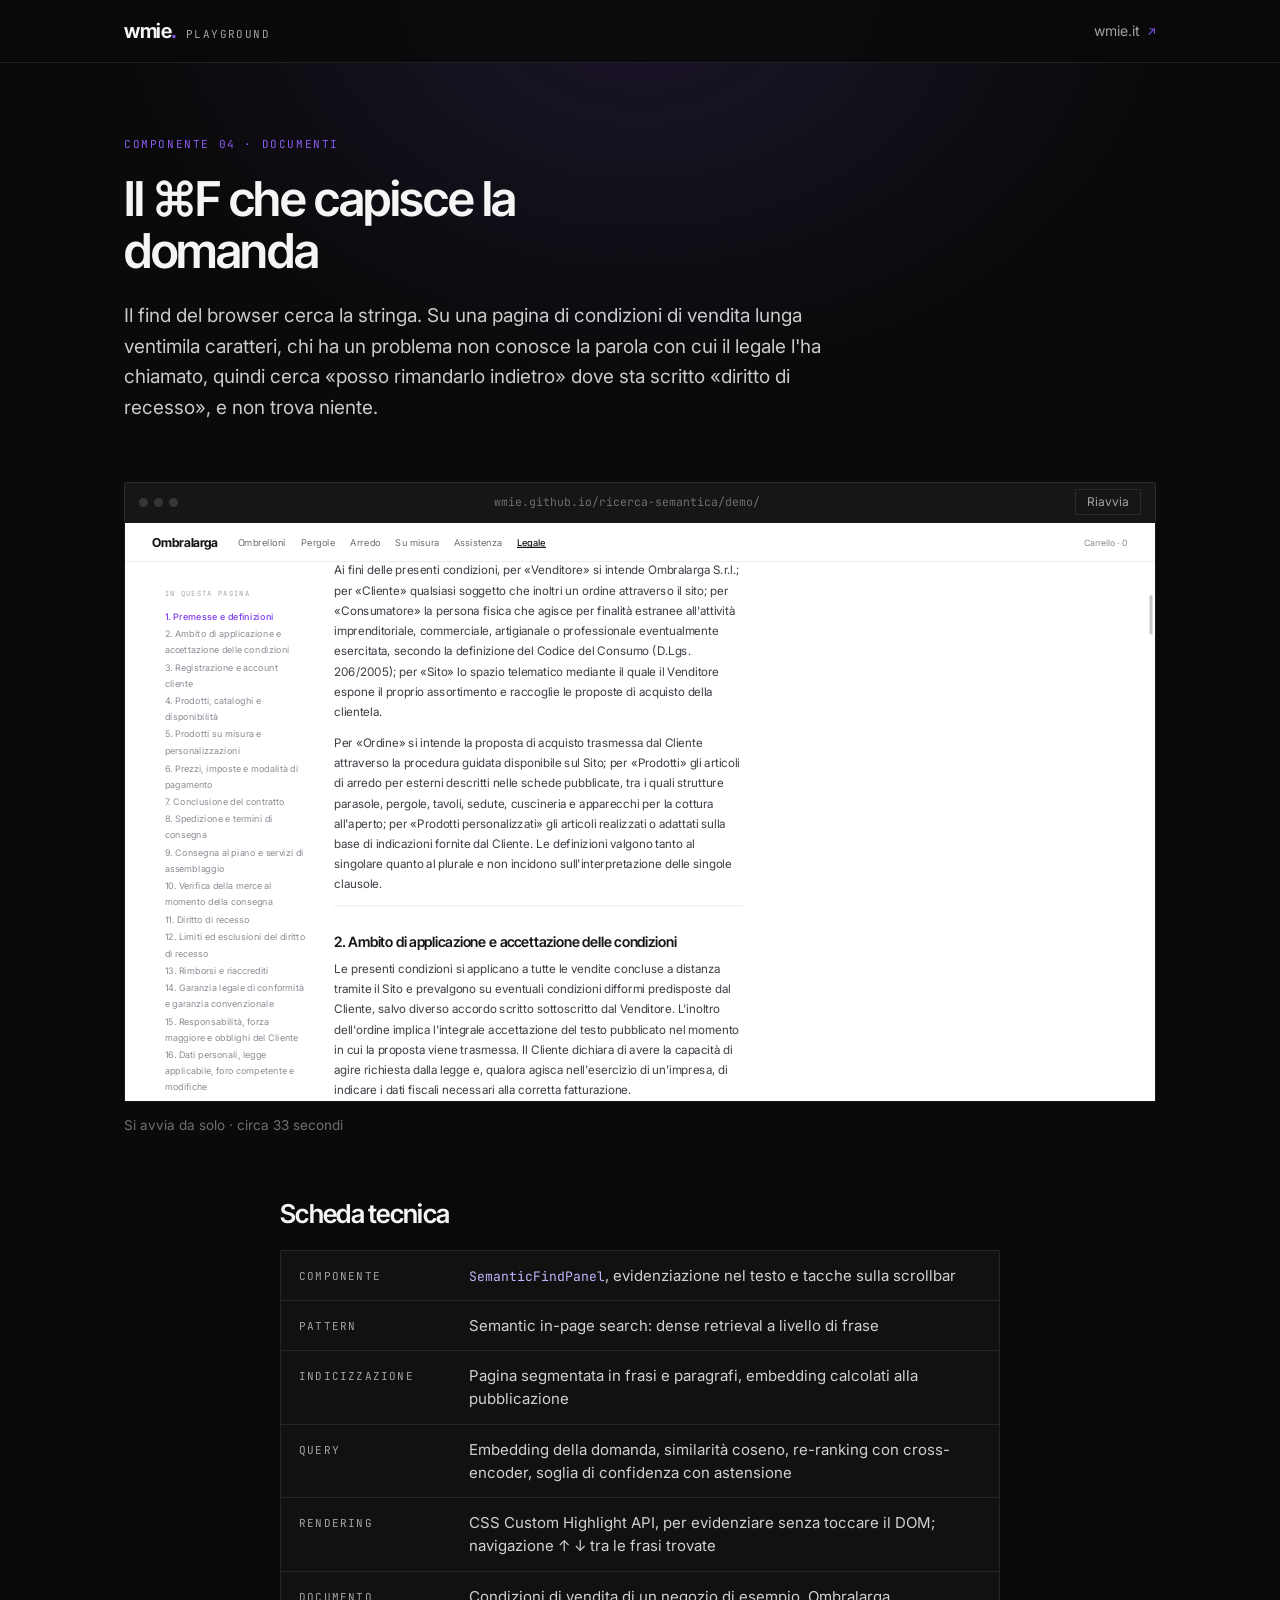
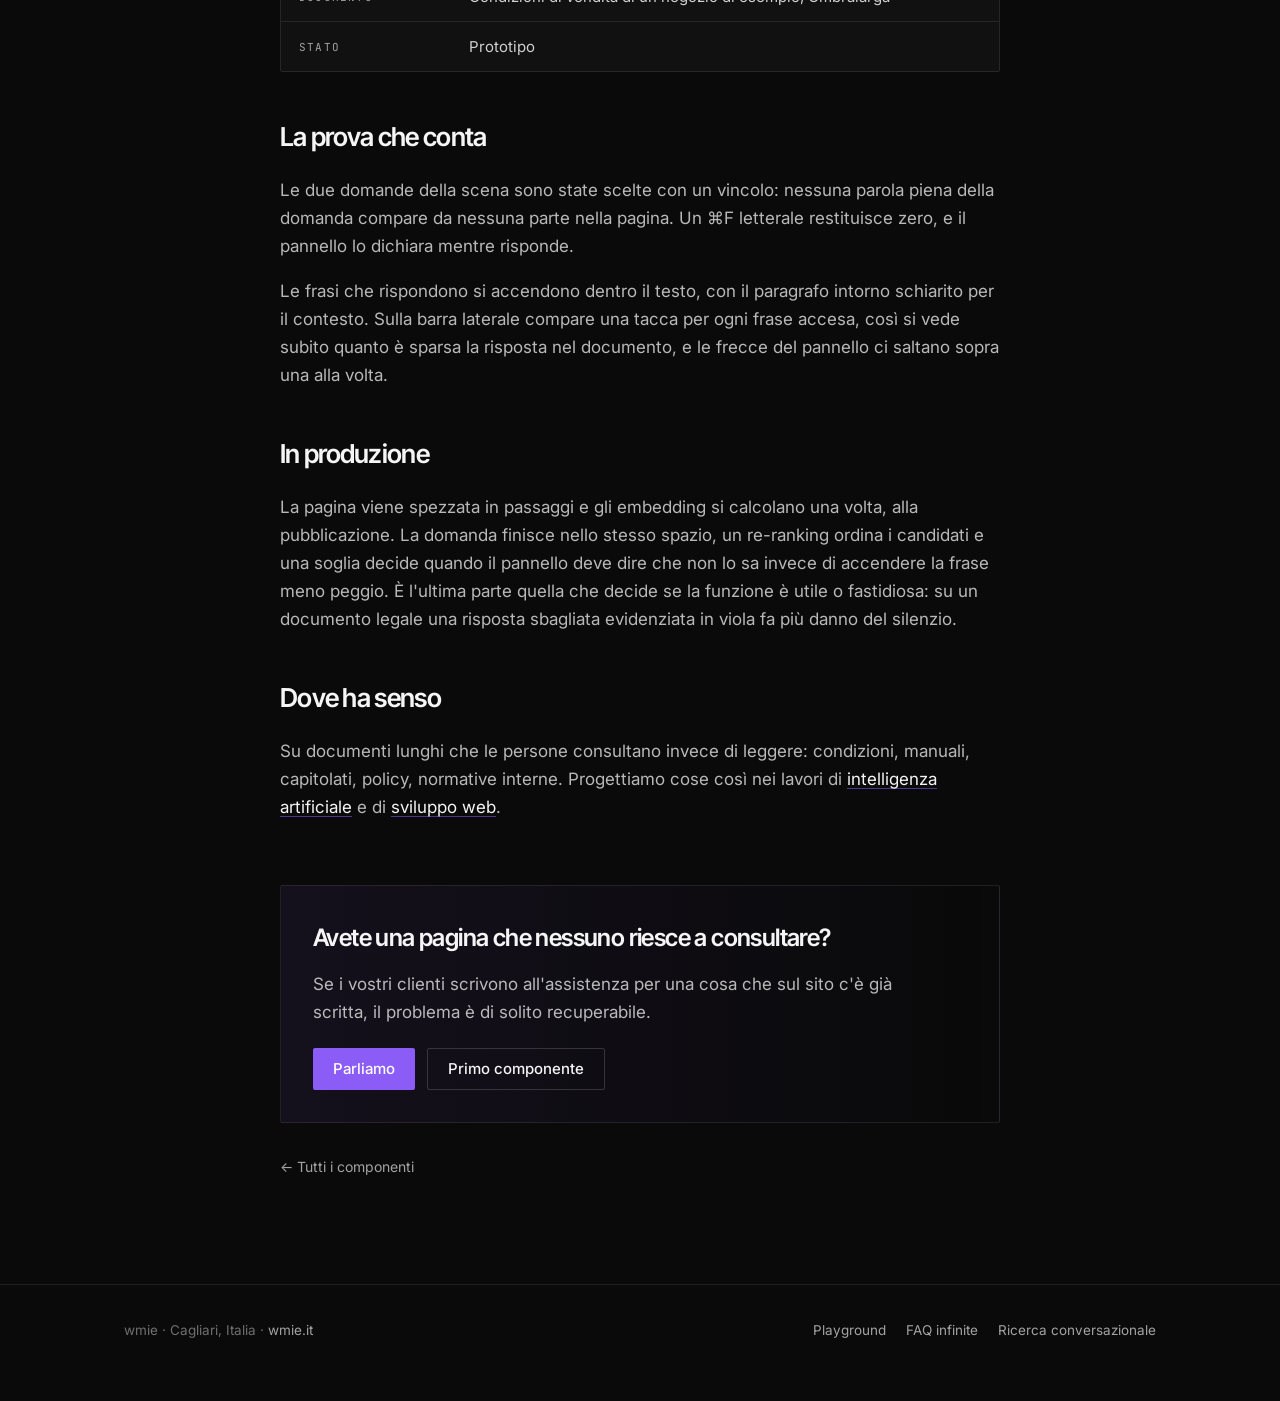
<file: ricerca-semantica/index.html>
<!doctype html>
<html lang="it">
<head>
<meta charset="utf-8">
<meta name="viewport" content="width=device-width, initial-scale=1">
<title>Ricerca semantica nella pagina · semantic in-page search, il ⌘F che capisce la domanda</title>
<meta name="description" content="Semantic in-page search su una pagina lunga: si fa una domanda in italiano e si evidenziano le frasi che rispondono, anche quando non contengono nessuna delle parole della domanda. Dense retrieval a livello di frase.">
<link rel="canonical" href="https://wmie.github.io/ricerca-semantica/">
<meta property="og:type" content="article">
<meta property="og:title" content="Ricerca semantica nella pagina · semantic in-page search, il ⌘F che capisce la domanda">
<meta property="og:description" content="Semantic in-page search su una pagina lunga: si fa una domanda in italiano e si evidenziano le frasi che rispondono, anche quando non contengono nessuna delle parole della domanda. Dense retrieval a livello di frase.">
<meta property="og:url" content="https://wmie.github.io/ricerca-semantica/">
<meta property="og:image" content="https://wmie.github.io/media/ricerca-semantica.jpg">
<meta name="twitter:card" content="summary_large_image">
<link rel="icon" href="../favicon.svg" type="image/svg+xml">
<link rel="preconnect" href="https://fonts.googleapis.com">
<link rel="preconnect" href="https://fonts.gstatic.com" crossorigin>
<link href="https://fonts.googleapis.com/css2?family=Inter:wght@400;450;500&family=Inter+Tight:wght@600;650&family=JetBrains+Mono:wght@400&display=swap" rel="stylesheet">
<link rel="stylesheet" href="../s.css">
</head>
<body>
<header class="top"><div class="wrap top__in">
  <a class="brand" href="../"><span class="brand__w">wmie<span>.</span></span><span class="brand__k">playground</span></a>
  <a class="top__go" href="https://wmie.it">wmie.it</a>
</div></header>

<main>
  <section class="hero"><div class="wrap">
    <p class="eyebrow">Componente 04 · Documenti</p>
    <h1>Il ⌘F che capisce la domanda</h1>
    <p class="lead">Il find del browser cerca la stringa. Su una pagina di condizioni di vendita lunga ventimila caratteri, chi ha un problema non conosce la parola con cui il legale l'ha chiamato, quindi cerca «posso rimandarlo indietro» dove sta scritto «diritto di recesso», e non trova niente.</p>
  </div></section>

  <section><div class="wrap">
    <div class="chrome">
      <span class="dots"><i></i><i></i><i></i></span>
      <span class="chrome__url">wmie.github.io/ricerca-semantica/demo/</span>
      <button class="chrome__replay" type="button">Riavvia</button>
    </div>
    <div class="stage"><iframe src="./demo/" title="Una ricerca semantica che evidenzia le frasi di una pagina legale che rispondono alla domanda" loading="lazy" scrolling="no"></iframe></div>
    <p class="stage__hint">Si avvia da solo · circa 33 secondi</p>
    <div class="fallback">
      <video src="../media/ricerca-semantica.mp4" poster="../media/ricerca-semantica.jpg" controls playsinline preload="none"></video>
      <p class="stage__hint">Il componente è pensato per desktop: qui trovate la registrazione.</p>
    </div>
  </div></section>

  <section><div class="wrap wrap--text piece">
    <h2>Scheda tecnica</h2>
    <dl class="spec">
      <dt>Componente</dt><dd><code>SemanticFindPanel</code>, evidenziazione nel testo e tacche sulla scrollbar</dd>
      <dt>Pattern</dt><dd>Semantic in-page search: dense retrieval a livello di frase</dd>
      <dt>Indicizzazione</dt><dd>Pagina segmentata in frasi e paragrafi, embedding calcolati alla pubblicazione</dd>
      <dt>Query</dt><dd>Embedding della domanda, similarità coseno, re-ranking con cross-encoder, soglia di confidenza con astensione</dd>
      <dt>Rendering</dt><dd>CSS Custom Highlight API, per evidenziare senza toccare il DOM; navigazione ↑ ↓ tra le frasi trovate</dd>
      <dt>Documento</dt><dd>Condizioni di vendita di un negozio di esempio, Ombralarga</dd>
      <dt>Stato</dt><dd>Prototipo</dd>
    </dl>

    <h2>La prova che conta</h2>
    <p>Le due domande della scena sono state scelte con un vincolo: nessuna parola piena della domanda compare da nessuna parte nella pagina. Un ⌘F letterale restituisce zero, e il pannello lo dichiara mentre risponde.</p>
    <p>Le frasi che rispondono si accendono dentro il testo, con il paragrafo intorno schiarito per il contesto. Sulla barra laterale compare una tacca per ogni frase accesa, così si vede subito quanto è sparsa la risposta nel documento, e le frecce del pannello ci saltano sopra una alla volta.</p>

    <h2>In produzione</h2>
    <p>La pagina viene spezzata in passaggi e gli embedding si calcolano una volta, alla pubblicazione. La domanda finisce nello stesso spazio, un re-ranking ordina i candidati e una soglia decide quando il pannello deve dire che non lo sa invece di accendere la frase meno peggio. È l'ultima parte quella che decide se la funzione è utile o fastidiosa: su un documento legale una risposta sbagliata evidenziata in viola fa più danno del silenzio.</p>

    <h2>Dove ha senso</h2>
    <p>Su documenti lunghi che le persone consultano invece di leggere: condizioni, manuali, capitolati, policy, normative interne. Progettiamo cose così nei lavori di <a href="https://wmie.it/services/artificial-intelligence">intelligenza artificiale</a> e di <a href="https://wmie.it/services/web-development">sviluppo web</a>.</p>

    <div class="cta">
      <h2>Avete una pagina che nessuno riesce a consultare?</h2>
      <p>Se i vostri clienti scrivono all'assistenza per una cosa che sul sito c'è già scritta, il problema è di solito recuperabile.</p>
      <div class="cta__row">
        <a class="btn" href="https://wmie.it/contacts">Parliamo</a>
        <a class="btn btn--ghost" href="../faq-infinite/">Primo componente</a>
      </div>
    </div>
    <a class="back" href="../">← Tutti i componenti</a>
  </div></section>
</main>

<footer><div class="wrap">
  <p>wmie · Cagliari, Italia · <a href="https://wmie.it">wmie.it</a></p>
  <nav>
    <a href="../">Playground</a>
    <a href="../faq-infinite/">FAQ infinite</a>
    <a href="../ricerca-conversazionale/">Ricerca conversazionale</a>
  </nav>
</div></footer>
<script src="../s.js"></script>
</body>
</html>
</file>
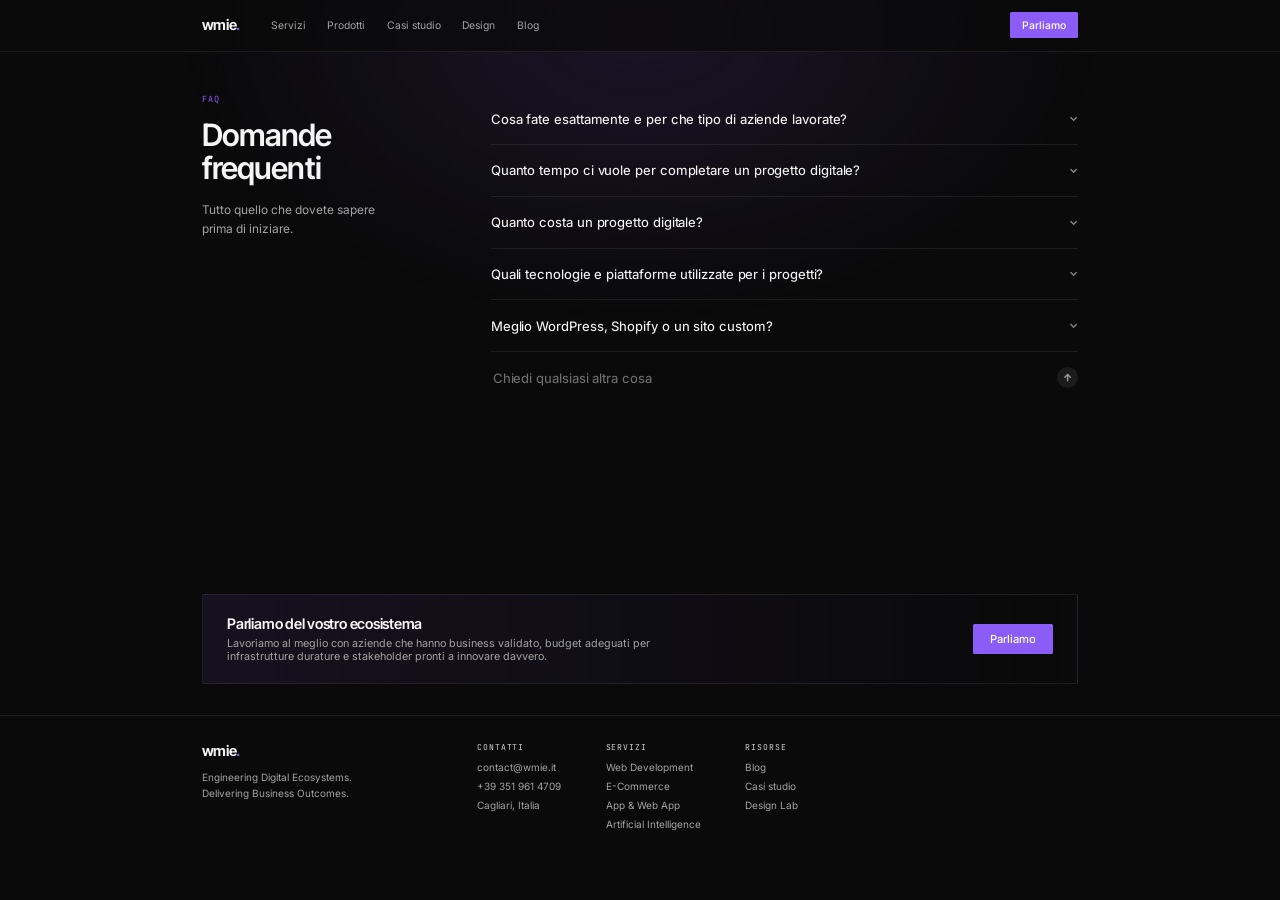
<file: faq-infinite/demo/index.html>
<!doctype html>
<html lang="it">
<head>
<meta charset="utf-8">
<meta name="robots" content="noindex">
<meta name="viewport" content="width=device-width, initial-scale=1">
<title>wmie · Sviluppo software, app, web, e-commerce, ai e cloud</title>
<link rel="preconnect" href="https://fonts.googleapis.com">
<link rel="preconnect" href="https://fonts.gstatic.com" crossorigin>
<link href="https://fonts.googleapis.com/css2?family=Inter:wght@400;450;500;600&family=Inter+Tight:wght@500;600;650&family=JetBrains+Mono:wght@400;500&display=swap" rel="stylesheet">
<link rel="stylesheet" href="./faq.css">
</head>
<body>
  <header class="topbar">
    <div class="topbar__in">
      <a class="logo" href="#">wmie<span class="logo__dot">.</span></a>
      <nav class="nav">
        <span>Servizi</span><span>Prodotti</span><span>Casi studio</span><span>Design</span><span>Blog</span>
      </nav>
      <a class="cta" href="#">Parliamo</a>
    </div>
  </header>

  <main class="faq">
    <aside class="faq__side">
      <div class="faq__label">FAQ</div>
      <h2 class="faq__title">Domande<br>frequenti</h2>
      <p class="faq__sub">Tutto quello che dovete sapere<br>prima di iniziare.</p>
    </aside>

    <div class="faq__list" id="list"></div>
  </main>

  <section class="tail">
    <div>
      <div class="tail__t">Parliamo del vostro ecosistema</div>
      <div class="tail__s">Lavoriamo al meglio con aziende che hanno business validato, budget adeguati per<br>infrastrutture durature e stakeholder pronti a innovare davvero.</div>
    </div>
    <a class="cta" href="#">Parliamo</a>
  </section>

  <footer class="foot">
    <div class="foot__brand">
      <div class="logo">wmie<span class="logo__dot">.</span></div>
      <p>Engineering Digital Ecosystems.<br>Delivering Business Outcomes.</p>
    </div>
    <div class="foot__col">
      <h3>Contatti</h3>
      <span>contact@wmie.it</span><span>+39 351 961 4709</span><span>Cagliari, Italia</span>
    </div>
    <div class="foot__col">
      <h3>Servizi</h3>
      <span>Web Development</span><span>E-Commerce</span><span>App &amp; Web App</span><span>Artificial Intelligence</span>
    </div>
    <div class="foot__col">
      <h3>Risorse</h3>
      <span>Blog</span><span>Casi studio</span><span>Design Lab</span>
    </div>
  </footer>

  <script type="module" src="./faq.js"></script>
</body>
</html>
</file>
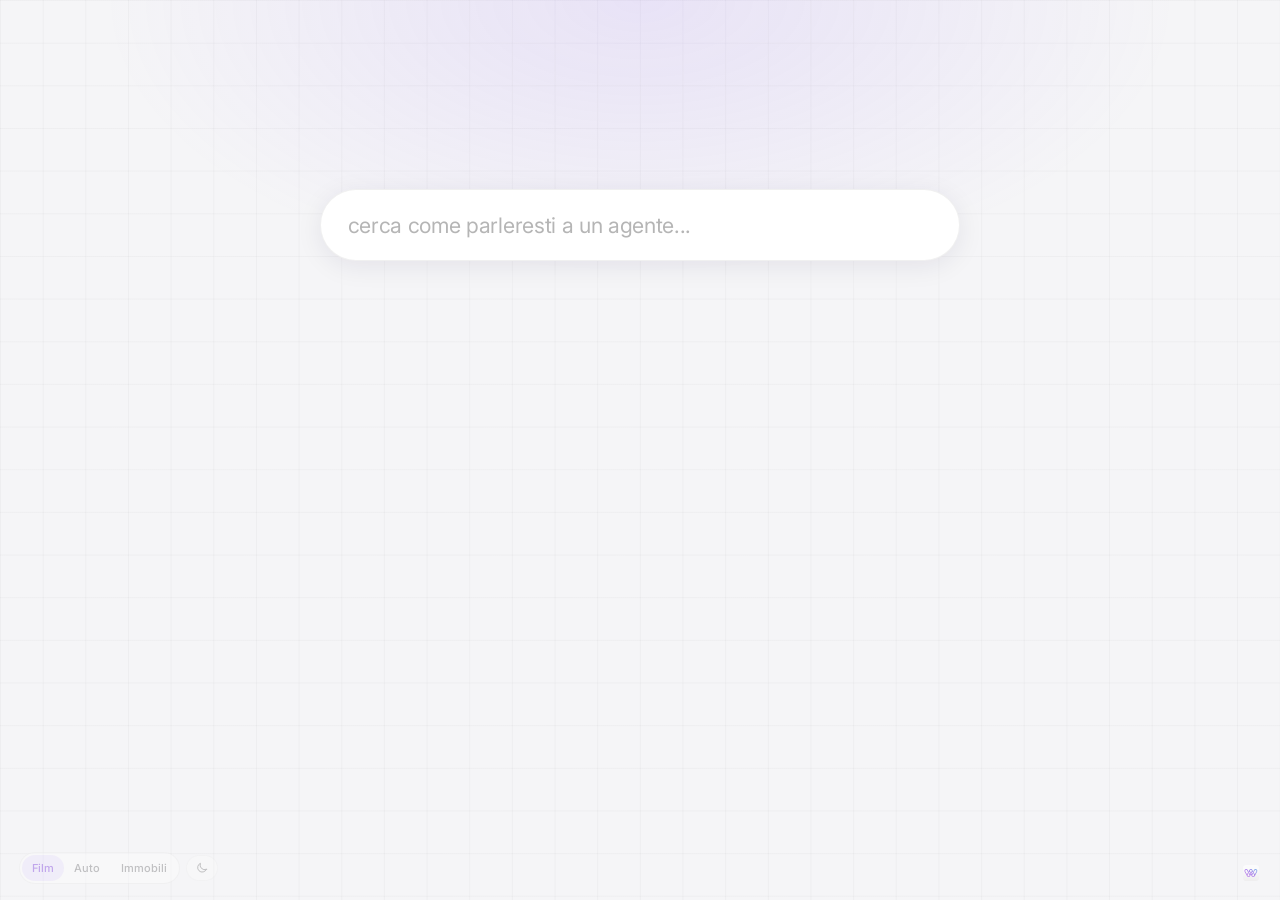
<file: ricerca-conversazionale/demo/index.html>
<!doctype html>
<html lang="it">
  <head>
    <meta charset="UTF-8" />
    <meta name="robots" content="noindex">
    <meta name="viewport" content="width=device-width, initial-scale=1.0" />
    <title>wmie · search demo</title>
    <link rel="preconnect" href="https://fonts.googleapis.com" />
    <link rel="preconnect" href="https://fonts.gstatic.com" crossorigin />
    <link
      href="https://fonts.googleapis.com/css2?family=Inter:wght@400;500;600&family=Inter+Tight:wght@500;600;700;800&family=Instrument+Serif:ital@0;1&family=JetBrains+Mono:wght@400;500&display=swap"
      rel="stylesheet"
    />
    <script type="module" crossorigin src="/ricerca-conversazionale/demo/assets/index-K9rXuiLx.js"></script>
    <link rel="modulepreload" crossorigin href="/ricerca-conversazionale/demo/assets/jsx-runtime-Dk72oS4N.js">
    <link rel="stylesheet" crossorigin href="/ricerca-conversazionale/demo/assets/index-B_VHZPXc.css">
  </head>
  <body>
    <div id="root"></div>
  </body>
</html>
</file>
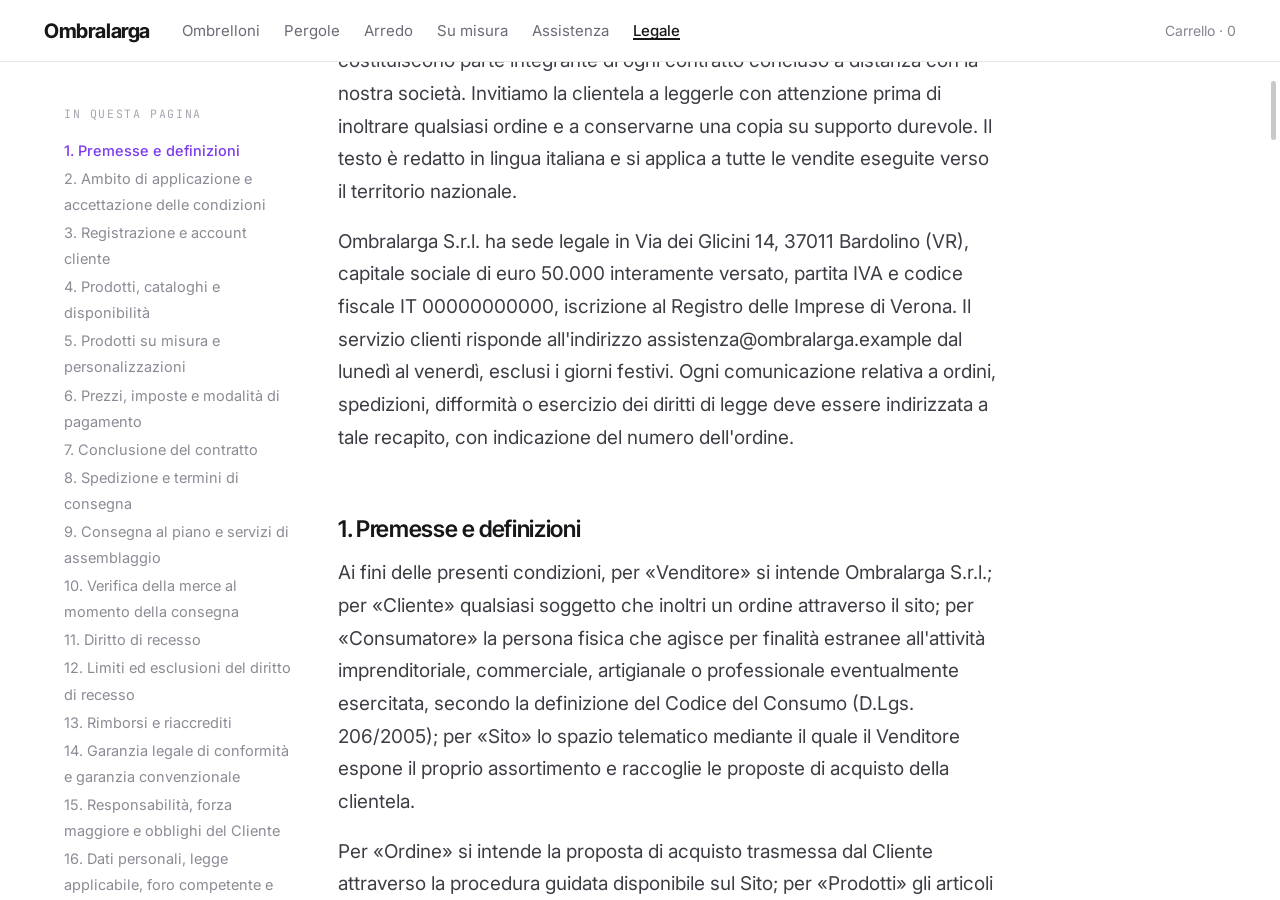
<file: ricerca-semantica/demo/index.html>
<!doctype html>
<html lang="it">
  <head>
    <meta charset="UTF-8" />
    <meta name="robots" content="noindex">
    <meta name="viewport" content="width=device-width, initial-scale=1.0" />
    <title>Condizioni generali di vendita — Ombralarga</title>
    <link rel="preconnect" href="https://fonts.googleapis.com" />
    <link rel="preconnect" href="https://fonts.gstatic.com" crossorigin />
    <link
      href="https://fonts.googleapis.com/css2?family=Inter:wght@400;500;600&family=Inter+Tight:wght@500;600;700&family=JetBrains+Mono:wght@400;500&display=swap"
      rel="stylesheet"
    />
    <link rel="stylesheet" href="./find.css" />
  </head>
  <body>
    <!-- the fictional shop's legal page: a long, boring document nobody reads -->
    <div class="viewport" id="viewport">
      <header class="site">
        <span class="site__brand">Ombralarga</span>
        <nav class="site__nav">
          <span>Ombrelloni</span><span>Pergole</span><span>Arredo</span><span>Su misura</span><span>Assistenza</span>
          <span class="site__nav-on">Legale</span>
        </nav>
        <span class="site__cart">Carrello · 0</span>
      </header>
      <div class="doc">
        <aside class="toc" id="toc"><p class="toc__title">In questa pagina</p></aside>
        <main class="body" id="body"></main>
      </div>
    </div>

    <!-- page scrollbar with a tick per connection, like a find bar -->
    <div class="rail"><div class="rail__thumb" id="thumb"></div><div id="ticks"></div></div>

    <!-- wmie Neural Find: the semantic find panel -->
    <aside class="panel" id="panel">
      <div class="panel__bar">
        <span class="panel__mark">w</span>
        <span class="panel__word">wmie</span>
        <span class="panel__by">AI Search</span>
        <span class="panel__icons"
          ><svg viewBox="0 0 24 24"><circle cx="12" cy="12" r="3.2" /><path d="M12 4.4v2M12 17.6v2M4.4 12h2M17.6 12h2M6.6 6.6l1.4 1.4M16 16l1.4 1.4M17.4 6.6L16 8M8 16l-1.4 1.4" /></svg>
          <svg viewBox="0 0 24 24"><path d="M6.5 6.5l11 11M17.5 6.5l-11 11" /></svg>
        </span>
      </div>
      <div class="panel__query">
        <div class="field" id="field">
          <span class="field__ph" id="ph">Chiedi a questa pagina…</span>
          <span class="field__typed" id="typed"></span><span class="field__caret" id="caret"></span>
        </div>
        <button class="go" id="go"><svg viewBox="0 0 24 24"><path d="M7.5 16.5L16.5 7.5M9 7.5h7.5V15" /></svg></button>
      </div>
      <div class="panel__foot">
        <span class="count" id="count">Nessuna connessione</span>
        <span class="nav">
          <button id="prev"><svg viewBox="0 0 24 24"><path d="M6 14l6-6 6 6" /></svg></button>
          <button id="next"><svg viewBox="0 0 24 24"><path d="M6 10l6 6 6-6" /></svg></button>
        </span>
      </div>
      <p class="panel__meta" id="meta"></p>
      <p class="panel__legend" id="legend">
        <i class="sw sw--key"></i>frase che risponde<i class="sw sw--ctx"></i>contesto<b id="ms"></b>
      </p>
    </aside>

    <!-- the ⌘F keycaps, flashed once before the panel opens -->
    <div class="keys" id="keys"><kbd>⌘</kbd><kbd>F</kbd></div>

    <script type="module" src="./find.js"></script>
  </body>
</html>
</file>
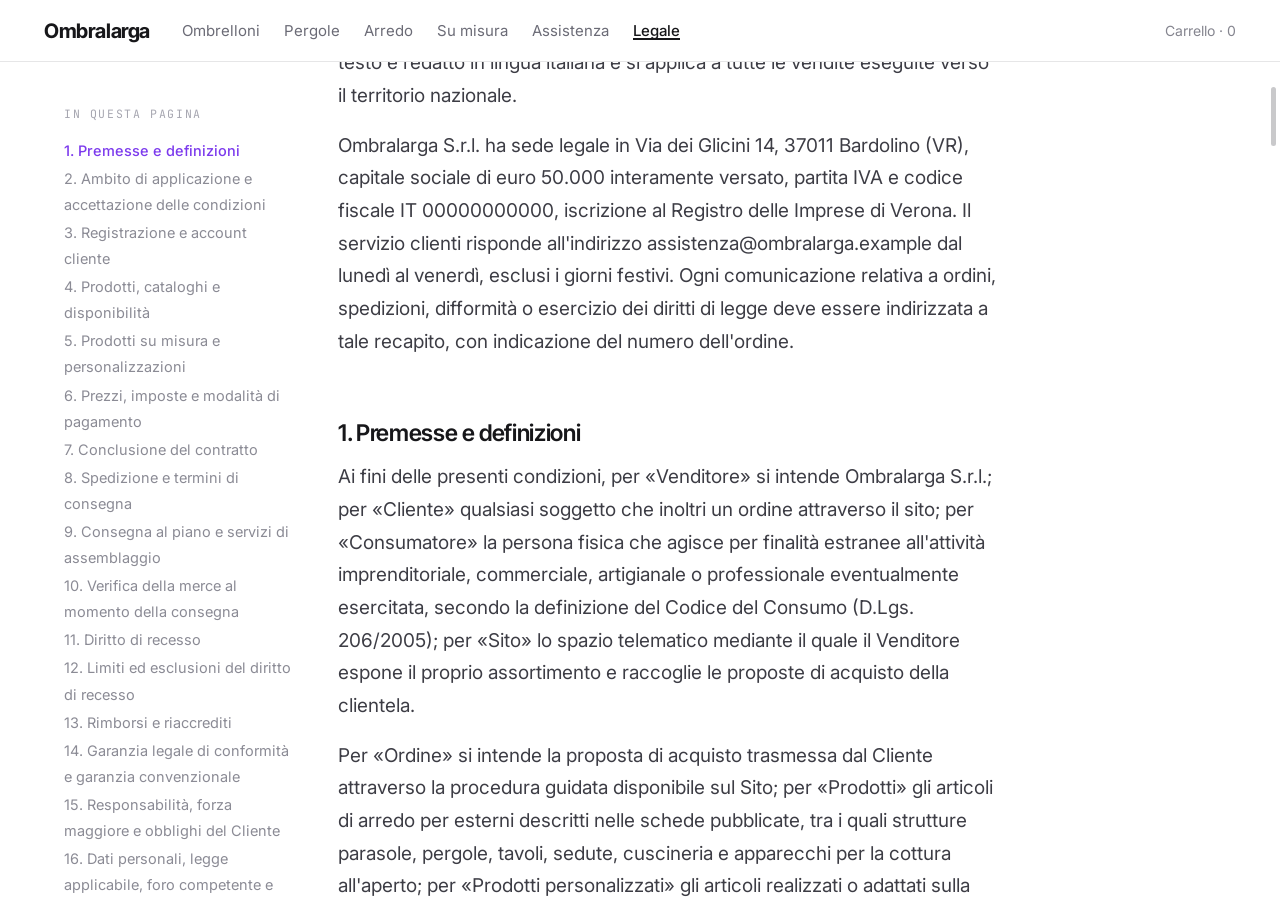
<file: ricerca-conversazionale/demo/find/index.html>
<!doctype html>
<html lang="it">
  <head>
    <meta charset="UTF-8" />
    <meta name="viewport" content="width=device-width, initial-scale=1.0" />
    <title>Condizioni generali di vendita — Ombralarga</title>
    <link rel="preconnect" href="https://fonts.googleapis.com" />
    <link rel="preconnect" href="https://fonts.gstatic.com" crossorigin />
    <link
      href="https://fonts.googleapis.com/css2?family=Inter:wght@400;500;600&family=Inter+Tight:wght@500;600;700&family=JetBrains+Mono:wght@400;500&display=swap"
      rel="stylesheet"
    />
    <link rel="stylesheet" href="./find.css" />
  </head>
  <body>
    <!-- the fictional shop's legal page: a long, boring document nobody reads -->
    <div class="viewport" id="viewport">
      <header class="site">
        <span class="site__brand">Ombralarga</span>
        <nav class="site__nav">
          <span>Ombrelloni</span><span>Pergole</span><span>Arredo</span><span>Su misura</span><span>Assistenza</span>
          <span class="site__nav-on">Legale</span>
        </nav>
        <span class="site__cart">Carrello · 0</span>
      </header>
      <div class="doc">
        <aside class="toc" id="toc"><p class="toc__title">In questa pagina</p></aside>
        <main class="body" id="body"></main>
      </div>
    </div>

    <!-- page scrollbar with a tick per connection, like a find bar -->
    <div class="rail"><div class="rail__thumb" id="thumb"></div><div id="ticks"></div></div>

    <!-- wmie Neural Find: the semantic find panel -->
    <aside class="panel" id="panel">
      <div class="panel__bar">
        <span class="panel__mark">w</span>
        <span class="panel__word">wmie</span>
        <span class="panel__by">AI Search</span>
        <span class="panel__icons"
          ><svg viewBox="0 0 24 24"><circle cx="12" cy="12" r="3.2" /><path d="M12 4.4v2M12 17.6v2M4.4 12h2M17.6 12h2M6.6 6.6l1.4 1.4M16 16l1.4 1.4M17.4 6.6L16 8M8 16l-1.4 1.4" /></svg>
          <svg viewBox="0 0 24 24"><path d="M6.5 6.5l11 11M17.5 6.5l-11 11" /></svg>
        </span>
      </div>
      <div class="panel__query">
        <div class="field" id="field">
          <span class="field__ph" id="ph">Chiedi a questa pagina…</span>
          <span class="field__typed" id="typed"></span><span class="field__caret" id="caret"></span>
        </div>
        <button class="go" id="go"><svg viewBox="0 0 24 24"><path d="M7.5 16.5L16.5 7.5M9 7.5h7.5V15" /></svg></button>
      </div>
      <div class="panel__foot">
        <span class="count" id="count">Nessuna connessione</span>
        <span class="nav">
          <button id="prev"><svg viewBox="0 0 24 24"><path d="M6 14l6-6 6 6" /></svg></button>
          <button id="next"><svg viewBox="0 0 24 24"><path d="M6 10l6 6 6-6" /></svg></button>
        </span>
      </div>
      <p class="panel__meta" id="meta"></p>
      <p class="panel__legend" id="legend">
        <i class="sw sw--key"></i>frase che risponde<i class="sw sw--ctx"></i>contesto<b id="ms"></b>
      </p>
    </aside>

    <!-- the ⌘F keycaps, flashed once before the panel opens -->
    <div class="keys" id="keys"><kbd>⌘</kbd><kbd>F</kbd></div>

    <script type="module" src="./find.js"></script>
  </body>
</html>
</file>
<file: s.css>
/* wmie playground — un solo foglio per tutto il sito. Token del brand wmie.it. */
:root {
  --bg: #0a0a0a;
  --surface: #111111;
  --surface-2: #161616;
  --text: #f5f5f5;
  --muted: #a3a3a3;
  --faint: #6f6f6f;
  --accent: #8b5cf6;
  --accent-soft: #c4b5fd;
  --border: rgba(255, 255, 255, 0.09);
  --border-strong: rgba(255, 255, 255, 0.16);
  --r: 2px;
}

* { box-sizing: border-box; }

html { -webkit-text-size-adjust: 100%; }

body {
  margin: 0;
  background: var(--bg);
  color: var(--text);
  font-family: Inter, -apple-system, BlinkMacSystemFont, 'Segoe UI', sans-serif;
  font-size: 17px;
  line-height: 1.65;
  -webkit-font-smoothing: antialiased;
}

body::before {
  content: '';
  position: fixed;
  left: 50%;
  top: -420px;
  width: 1100px;
  height: 820px;
  transform: translateX(-50%);
  background: radial-gradient(closest-side, rgba(139, 92, 246, 0.14), rgba(139, 92, 246, 0));
  pointer-events: none;
  z-index: 0;
}

.wrap { position: relative; z-index: 1; width: 100%; max-width: 1080px; margin: 0 auto; padding: 0 24px; }
.wrap--text { max-width: 720px; }

a { color: var(--text); text-decoration-color: rgba(139, 92, 246, 0.55); text-underline-offset: 3px; }
a:hover { text-decoration-color: var(--accent); }

/* ── top bar ── */
.top { border-bottom: 1px solid var(--border); background: rgba(10, 10, 10, 0.86); position: relative; z-index: 2; }
.top__in { display: flex; align-items: center; gap: 14px; height: 62px; }
.brand { display: inline-flex; align-items: baseline; gap: 9px; text-decoration: none; }
.brand__w { font-family: 'Inter Tight', Inter, sans-serif; font-weight: 650; font-size: 20px; letter-spacing: -0.4px; }
.brand__w span { color: var(--accent); }
.brand__k { font-family: 'JetBrains Mono', monospace; font-size: 11px; letter-spacing: 1.4px; color: var(--muted); text-transform: uppercase; }
.top__go { margin-left: auto; font-size: 14px; color: var(--muted); text-decoration: none; display: inline-flex; align-items: center; gap: 7px; }
.top__go:hover { color: var(--text); }
.top__go::after { content: '↗'; font-size: 12px; color: var(--accent); }

/* ── hero ── */
.hero { padding: 72px 0 40px; }
.eyebrow { font-family: 'JetBrains Mono', monospace; font-size: 11px; letter-spacing: 1.6px; text-transform: uppercase; color: var(--accent); margin: 0 0 20px; }
h1 { font-family: 'Inter Tight', Inter, sans-serif; font-weight: 600; font-size: 48px; line-height: 1.08; letter-spacing: -1.4px; margin: 0 0 24px; max-width: 16ch; }
.lead { font-size: 19px; line-height: 1.62; color: rgba(245, 245, 245, 0.82); max-width: 62ch; margin: 0 0 18px; }
p { color: rgba(245, 245, 245, 0.74); }
.hero p { max-width: 62ch; }

/* ── il riquadro "è un concept" ── */
.note { border: 1px solid var(--border); border-left: 2px solid var(--accent); background: linear-gradient(90deg, rgba(139, 92, 246, 0.07), rgba(139, 92, 246, 0)); padding: 20px 24px; margin: 36px 0; border-radius: var(--r); }
.note__t { font-family: 'JetBrains Mono', monospace; font-size: 11px; letter-spacing: 1.4px; text-transform: uppercase; color: var(--accent-soft); margin: 0 0 8px; }
.note p { margin: 0; font-size: 15.5px; line-height: 1.6; color: rgba(245, 245, 245, 0.78); }
.note p + p { margin-top: 10px; }

/* ── le tre card ── */
.grid { display: grid; grid-template-columns: repeat(2, 1fr); gap: 20px; padding: 24px 0 80px; }
.card { display: flex; flex-direction: column; border: 1px solid var(--border); border-radius: var(--r); background: var(--surface); overflow: hidden; text-decoration: none; transition: border-color 0.25s ease, transform 0.25s cubic-bezier(0.2, 0.9, 0.25, 1); }
.card:hover { border-color: var(--border-strong); transform: translateY(-2px); }
.card img { display: block; width: 100%; height: auto; aspect-ratio: 16 / 9; object-fit: cover; background: #000; }
.card__in { padding: 18px 20px 22px; }
.card__k { display: block; line-height: 1.5; font-family: 'JetBrains Mono', monospace; font-size: 10.5px; letter-spacing: 1.3px; text-transform: uppercase; color: var(--accent); }
.card h2 { line-height: 1.25; font-family: 'Inter Tight', Inter, sans-serif; font-weight: 600; font-size: 20px; letter-spacing: -0.4px; margin: 10px 0 8px; }
.card p { font-size: 14.5px; line-height: 1.55; color: var(--muted); margin: 0; }

/* ── la demo ── */
.stage { position: relative; width: 100%; aspect-ratio: 1664 / 936; border: 1px solid var(--border); border-radius: var(--r); overflow: hidden; background: #000; }
.stage iframe { position: absolute; top: 0; left: 0; width: 1664px; height: 936px; border: 0; transform-origin: 0 0; }
.chrome { border: 1px solid var(--border); border-bottom: 0; border-radius: var(--r) var(--r) 0 0; background: var(--surface-2); display: flex; align-items: center; gap: 10px; padding: 0 14px; height: 40px; }
.chrome + .stage { border-radius: 0 0 var(--r) var(--r); }
.dots { display: flex; gap: 6px; }
.dots i { width: 9px; height: 9px; border-radius: 50%; background: rgba(255, 255, 255, 0.14); }
.chrome__url { flex: 1; text-align: center; font-family: 'JetBrains Mono', monospace; font-size: 11.5px; color: var(--faint); }
.chrome__replay { border: 1px solid var(--border); background: none; color: var(--muted); font: inherit; font-size: 12px; line-height: 1; padding: 6px 11px; border-radius: var(--r); cursor: pointer; }
.chrome__replay:hover { color: var(--text); border-color: var(--border-strong); }
.stage__hint { margin: 12px 0 0; font-size: 13.5px; color: var(--faint); }
.fallback { display: none; }
.fallback video { width: 100%; display: block; border: 1px solid var(--border); border-radius: var(--r); background: #000; }

/* ── testo della pagina demo ── */
.piece { padding: 56px 0 24px; }
.piece h2 { font-family: 'Inter Tight', Inter, sans-serif; font-weight: 600; font-size: 26px; letter-spacing: -0.7px; margin: 44px 0 14px; }
.piece h2:first-child { margin-top: 0; }
.piece ul { padding-left: 20px; color: rgba(245, 245, 245, 0.74); }
.piece li { margin-bottom: 9px; }
.piece li strong { color: var(--text); font-weight: 500; }
code { font-family: 'JetBrains Mono', monospace; font-size: 0.87em; color: var(--accent-soft); }

.back { display: inline-block; margin: 32px 0 0; font-size: 14px; color: var(--muted); text-decoration: none; }
.back:hover { color: var(--text); }

/* ── chiusura ── */
.cta { border: 1px solid var(--border); border-radius: var(--r); background: linear-gradient(90deg, rgba(139, 92, 246, 0.08), rgba(139, 92, 246, 0)); padding: 32px; margin: 64px 0 0; }
.cta h2 { font-family: 'Inter Tight', Inter, sans-serif; font-weight: 600; font-size: 24px; letter-spacing: -0.6px; margin: 0 0 12px; }
.cta p { margin: 0; max-width: 58ch; }
.cta__row { margin-top: 22px; display: flex; flex-wrap: wrap; gap: 12px; }
.btn { display: inline-flex; align-items: center; height: 42px; padding: 0 20px; border-radius: var(--r); background: var(--accent); color: #fff; font-size: 15px; font-weight: 500; text-decoration: none; }
.btn:hover { background: #7c3aed; }
.btn--ghost { background: none; border: 1px solid var(--border-strong); color: var(--text); }
.btn--ghost:hover { background: rgba(255, 255, 255, 0.04); }

footer { border-top: 1px solid var(--border); margin-top: 80px; padding: 34px 0 60px; }
footer .wrap { display: flex; flex-wrap: wrap; gap: 20px 40px; align-items: baseline; }
footer p { margin: 0; font-size: 13.5px; color: var(--faint); }
footer nav { margin-left: auto; display: flex; flex-wrap: wrap; gap: 20px; font-size: 13.5px; }
footer a { color: var(--muted); text-decoration: none; }
footer a:hover { color: var(--text); }

@media (max-width: 900px) {
  body { font-size: 16px; }
  h1 { font-size: 34px; letter-spacing: -0.9px; }
  .hero { padding: 48px 0 28px; }
  .grid { grid-template-columns: 1fr; gap: 16px; padding-bottom: 48px; }
  .chrome, .stage, .wrap > .stage__hint { display: none; }
  .fallback { display: block; }
  .cta { padding: 24px; }
  footer nav { margin-left: 0; }
}

/* ── scheda tecnica ── */
.spec { display: grid; grid-template-columns: 170px 1fr; margin: 0 0 8px; border: 1px solid var(--border); border-radius: var(--r); background: var(--surface); }
.spec dt, .spec dd { margin: 0; padding: 13px 18px; border-top: 1px solid var(--border); }
.spec dt:first-of-type, .spec dd:first-of-type { border-top: 0; }
.spec dt { font-family: 'JetBrains Mono', monospace; font-size: 11px; letter-spacing: 1.2px; text-transform: uppercase; color: var(--muted); padding-top: 16px; }
.spec dd { font-size: 15px; line-height: 1.55; color: rgba(245, 245, 245, 0.84); }
@media (max-width: 900px) {
  .spec { grid-template-columns: 1fr; }
  .spec dd { border-top: 0; padding-top: 2px; }
}
</file>
<file: faq-infinite/demo/faq.css>
/* Design frame 1664x936 (the recorder's browser window). Every spec pixel is
   calc(N * var(--u)), so the page keeps its proportions at any capture width. */
:root {
  --u: calc(100vw / 1664);

  --bg: #0a0a0a;
  --surface: #111111;
  --text: #f5f5f5;
  --muted: #a3a3a3;
  --accent: #8b5cf6;
  --accent-soft: #c4b5fd;
  --border: rgba(255, 255, 255, 0.08);
  --border-strong: rgba(255, 255, 255, 0.14);

  --row: calc(17 * var(--u));
  /* One content column, so a push-in on the FAQ block fills a 16:9 frame exactly. */
  --cw: calc(1140 * var(--u));
  --pad: calc((100vw - var(--cw)) / 2);
}

* { box-sizing: border-box; }

html, body {
  margin: 0;
  height: 100%;
  background: var(--bg);
  color: var(--text);
  font-family: Inter, -apple-system, BlinkMacSystemFont, sans-serif;
  -webkit-font-smoothing: antialiased;
  overflow: hidden;
}

/* A very quiet violet wash behind the top of the page, wmie's one flourish. */
body::before {
  content: '';
  position: fixed;
  left: 50%;
  top: calc(-340 * var(--u));
  width: calc(1200 * var(--u));
  height: calc(760 * var(--u));
  transform: translateX(-50%);
  background: radial-gradient(closest-side, rgba(139, 92, 246, 0.13), rgba(139, 92, 246, 0));
  pointer-events: none;
}

/* ── top bar ───────────────────────────────────────────────────────────── */
.topbar {
  position: relative;
  border-bottom: 1px solid var(--border);
  background: rgba(10, 10, 10, 0.72);
}
.topbar__in {
  display: flex;
  align-items: center;
  gap: calc(40 * var(--u));
  height: calc(66 * var(--u));
  padding: 0 var(--pad);
}
.logo {
  font-family: 'Inter Tight', Inter, sans-serif;
  font-weight: 650;
  font-size: calc(19 * var(--u));
  letter-spacing: calc(-0.4 * var(--u));
  color: var(--text);
  text-decoration: none;
}
.nav {
  display: flex;
  gap: calc(28 * var(--u));
  font-size: calc(13.5 * var(--u));
  color: var(--muted);
}
.cta {
  margin-left: auto;
  display: inline-flex;
  align-items: center;
  height: calc(34 * var(--u));
  padding: 0 calc(16 * var(--u));
  border-radius: calc(2 * var(--u));
  background: var(--accent);
  color: #fff;
  font-size: calc(13.5 * var(--u));
  font-weight: 500;
  text-decoration: none;
}

/* ── the two columns ───────────────────────────────────────────────────── */
.faq {
  position: relative;
  display: flex;
  gap: calc(76 * var(--u));
  padding: calc(54 * var(--u)) var(--pad) 0;
}
.faq__side { width: calc(300 * var(--u)); flex: none; }
.faq__title {
  margin: 0;
  font-family: 'Inter Tight', Inter, sans-serif;
  font-weight: 600;
  font-size: calc(40 * var(--u));
  line-height: 1.06;
  letter-spacing: calc(-1.1 * var(--u));
}
.faq__sub {
  margin: calc(20 * var(--u)) 0 0;
  font-size: calc(15.5 * var(--u));
  line-height: 1.62;
  color: var(--muted);
}
.faq__label {
  margin-bottom: calc(18 * var(--u));
  font-family: 'JetBrains Mono', monospace;
  font-size: calc(11 * var(--u));
  letter-spacing: calc(1.6 * var(--u));
  color: var(--accent);
}
.logo__dot { color: var(--accent); }

.faq__list { flex: 1; min-width: 0; }

/* ── accordion rows ────────────────────────────────────────────────────── */
.item { border-top: 1px solid var(--border); }
.item:first-child { border-top: 0; }

.item__head {
  display: flex;
  align-items: center;
  gap: calc(20 * var(--u));
  height: calc(66 * var(--u));
  cursor: pointer;
}
.item__q {
  flex: 1;
  font-size: var(--row);
  font-weight: 450;
  letter-spacing: calc(-0.1 * var(--u));
  color: var(--text);
  transition: color 0.25s ease;
}
.item.is-dim .item__q { color: rgba(245, 245, 245, 0.62); }

.chev {
  width: calc(12 * var(--u));
  height: calc(12 * var(--u));
  flex: none;
  stroke: rgba(163, 163, 163, 0.8);
  stroke-width: 1.8;
  fill: none;
  stroke-linecap: round;
  stroke-linejoin: round;
  transition: transform 0.42s cubic-bezier(0.2, 0.9, 0.25, 1), stroke 0.3s ease;
}
.item.is-open .chev { transform: rotate(180deg); stroke: var(--accent-soft); }

/* grid-template-rows 0fr -> 1fr: height animation without a hardcoded height */
.item__body {
  display: grid;
  grid-template-rows: 0fr;
  transition: grid-template-rows 0.46s cubic-bezier(0.2, 0.9, 0.25, 1);
}
.item.is-open .item__body { grid-template-rows: 1fr; }
.item__bodyin { overflow: hidden; }
.item__a {
  padding-bottom: calc(28 * var(--u));
  padding-right: calc(40 * var(--u));
  font-size: calc(15.5 * var(--u));
  line-height: 1.68;
  color: rgba(245, 245, 245, 0.66);
  opacity: 0;
  transform: translateY(calc(6 * var(--u)));
  transition: opacity 0.34s ease 0.1s, transform 0.4s cubic-bezier(0.2, 0.9, 0.25, 1) 0.1s;
}
.item.is-open .item__a { opacity: 1; transform: none; }
.item__a p { margin: 0 0 calc(12 * var(--u)); }
.item__a p:last-child { margin-bottom: 0; }

/* ── the ask row ───────────────────────────────────────────────────────── */
.ask {
  border-top: 1px solid var(--border);
  padding-bottom: calc(22 * var(--u));
}
.ask__row {
  display: flex;
  align-items: center;
  gap: calc(16 * var(--u));
  height: calc(66 * var(--u));
}
.ask__field {
  flex: 1;
  display: flex;
  align-items: center;
  min-width: 0;
  font-size: var(--row);
  font-weight: 450;
  letter-spacing: calc(-0.1 * var(--u));
}
.ask__typed { white-space: pre; color: var(--text); }
.ask__ph { color: rgba(163, 163, 163, 0.65); }
.caret {
  width: calc(1.5 * var(--u));
  height: calc(20 * var(--u));
  margin-left: calc(1 * var(--u));
  background: var(--accent);
  opacity: 0;
}
.ask.is-focus .caret { animation: blink 1.06s steps(1, end) infinite; }
@keyframes blink { 0%, 50% { opacity: 1; } 50.01%, 100% { opacity: 0; } }

.send {
  width: calc(28 * var(--u));
  height: calc(28 * var(--u));
  flex: none;
  display: grid;
  place-items: center;
  border-radius: 50%;
  background: rgba(255, 255, 255, 0.07);
  transition: background 0.3s ease, transform 0.3s cubic-bezier(0.2, 0.9, 0.25, 1);
}
.send svg { width: calc(12 * var(--u)); height: calc(12 * var(--u)); stroke: rgba(163, 163, 163, 0.9); stroke-width: 1.9; fill: none; stroke-linecap: round; stroke-linejoin: round; }
.ask.is-ready .send { background: var(--accent); }
.ask.is-ready .send svg { stroke: #fff; }
.ask.is-busy .send { background: rgba(255, 255, 255, 0.1); }
.ask.is-busy .send svg { display: none; }
.ask.is-busy .send::after {
  content: '';
  width: calc(8 * var(--u));
  height: calc(8 * var(--u));
  border-radius: calc(1.5 * var(--u));
  background: var(--accent-soft);
}

/* ── the answer ────────────────────────────────────────────────────────── */
.answer { padding-right: calc(40 * var(--u)); }
/* Once the field is live the answer's room is reserved, so nothing below it shifts
   while the push-in holds its frame. */
.ask.is-live .answer { min-height: calc(196 * var(--u)); transition: min-height 0.45s cubic-bezier(0.2, 0.9, 0.25, 1); }
.answer__status {
  display: flex;
  align-items: center;
  gap: calc(8 * var(--u));
  font-family: 'JetBrains Mono', monospace;
  font-size: calc(11 * var(--u));
  color: rgba(163, 163, 163, 0.85);
  height: 0;
  opacity: 0;
  overflow: hidden;
  transition: height 0.3s ease, opacity 0.25s ease;
}
.answer__status.is-on { height: calc(32 * var(--u)); opacity: 1; }
.answer__src { color: rgba(139, 92, 246, 0.92); }

.answer__body { font-size: calc(15.5 * var(--u)); line-height: 1.68; color: rgba(245, 245, 245, 0.78); }
.answer__body p { margin: 0 0 calc(13 * var(--u)); }
.answer__body .w {
  opacity: 0;
  filter: blur(calc(3 * var(--u)));
  transition: opacity 0.34s ease, filter 0.34s ease;
}
.answer__body .w.is-in { opacity: 1; filter: none; }

.answer__link {
  display: inline-flex;
  align-items: center;
  gap: calc(7 * var(--u));
  margin-top: calc(4 * var(--u));
  padding: calc(7 * var(--u)) calc(13 * var(--u));
  border: 1px solid var(--border-strong);
  border-radius: calc(2 * var(--u));
  font-size: calc(12.5 * var(--u));
  color: var(--text);
  text-decoration: none;
  opacity: 0;
  transform: translateY(calc(5 * var(--u)));
  transition: opacity 0.4s ease, transform 0.45s cubic-bezier(0.2, 0.9, 0.25, 1);
}
.answer__link.is-in { opacity: 1; transform: none; }
.answer__link svg { width: calc(11 * var(--u)); height: calc(11 * var(--u)); stroke: var(--accent-soft); stroke-width: 1.8; fill: none; stroke-linecap: round; stroke-linejoin: round; }
.answer__pad { height: calc(24 * var(--u)); }

/* ── the strip under the list: a real page continues below the fold ─────── */
.tail {
  position: relative;
  margin: calc(30 * var(--u)) var(--pad) 0;
  padding: calc(26 * var(--u)) calc(32 * var(--u));
  border: 1px solid var(--border);
  border-radius: calc(2 * var(--u));
  background: linear-gradient(90deg, rgba(139, 92, 246, 0.09), rgba(139, 92, 246, 0));
  display: flex;
  align-items: center;
  gap: calc(20 * var(--u));
}
.tail__t { font-family: 'Inter Tight', Inter, sans-serif; font-weight: 600; font-size: calc(19 * var(--u)); letter-spacing: calc(-0.3 * var(--u)); }
.tail__s { margin-top: calc(6 * var(--u)); font-size: calc(14 * var(--u)); color: var(--muted); }
.tail .cta { margin-left: auto; height: calc(40 * var(--u)); padding: 0 calc(22 * var(--u)); font-size: calc(14.5 * var(--u)); }

/* ── footer ─────────────────────────────────────────────────────────────── */
.foot {
  position: relative;
  display: flex;
  gap: calc(58 * var(--u));
  margin-top: calc(40 * var(--u));
  padding: calc(34 * var(--u)) var(--pad) calc(40 * var(--u));
  border-top: 1px solid var(--border);
}
.foot__brand { width: calc(300 * var(--u)); flex: none; }
.foot__brand p {
  margin: calc(12 * var(--u)) 0 0;
  font-size: calc(13 * var(--u));
  line-height: 1.6;
  color: var(--muted);
}
.foot__col { display: flex; flex-direction: column; gap: calc(9 * var(--u)); font-size: calc(13 * var(--u)); color: var(--muted); }
.foot__col h3 {
  margin: 0 0 calc(3 * var(--u));
  font-family: 'JetBrains Mono', monospace;
  font-weight: 400;
  font-size: calc(10.5 * var(--u));
  letter-spacing: calc(1.2 * var(--u));
  text-transform: uppercase;
  color: rgba(245, 245, 245, 0.85);
}
</file>
<file: ricerca-conversazionale/demo/assets/index-B_VHZPXc.css>
:root{--u:calc(100vw / 1920);--card-w:130;--card-h:180;--panel-h:0;--wmie-bg:#0a0a0a;--wmie-surface:#111;--wmie-text:#f5f5f5;--wmie-text-muted:#a3a3a3;--wmie-accent:#8b5cf6;--wmie-border:#ffffff14;--bg:var(--wmie-bg);--bar-bg:var(--wmie-surface);--bar-border:var(--wmie-border);--bar-shadow:0 calc(8 * var(--u)) calc(40 * var(--u)) #0000008c;--text:var(--wmie-text);--placeholder:#a3a3a38c;--card-radius:calc(12 * var(--u));--card-shadow:0 calc(4 * var(--u)) calc(16 * var(--u)) #0009;--card-ring:#ffffff1a;--card-fallback:linear-gradient(160deg, #26203a, #141414);--listing-bg:#161618;--listing-text:#f5f5f5;--listing-muted:#f5f5f58c;--chip-border:#ffffff1f;--chip-lit-bg:#8b5cf638;--chip-lit-text:#d6c8ff;--chrome-bg:#111111b8;--chrome-border:var(--wmie-border);--chrome-active:#c4b5fd;--grid-line:#ffffff06;--glow:#8b5cf61c}:root[data-theme=light]{--bg:#f5f5f7;--bar-bg:#fff;--bar-border:#0a0a0a0f;--bar-shadow:0 calc(8 * var(--u)) calc(40 * var(--u)) #140a3c14;--text:#0a0a0a;--placeholder:#0a0a0a4d;--card-radius:calc(12 * var(--u));--card-shadow:0 calc(6 * var(--u)) calc(18 * var(--u)) #140a3c2e;--card-ring:#0a0a0a0f;--card-fallback:linear-gradient(160deg, #e4e0f5, #cfcfd6);--listing-bg:#fff;--listing-text:#0a0a0a;--listing-muted:#0a0a0a80;--chip-border:#0a0a0a1a;--chip-lit-bg:#8b5cf621;--chip-lit-text:#6d28d9;--chrome-bg:#ffffffd9;--chrome-border:#0a0a0a14;--chrome-active:#6d28d9;--grid-line:#0a0a0a07;--glow:#8b5cf61f}*{box-sizing:border-box}html,body,#root{height:100%;margin:0}body{background:var(--bg);color:var(--text);-webkit-font-smoothing:antialiased;font-family:Inter,system-ui,sans-serif;overflow:hidden}.no-cursor,.no-cursor *{cursor:none!important}.scene{position:fixed;inset:0;overflow:hidden}.scene:before{content:"";pointer-events:none;background:radial-gradient(ellipse 60% 45% at 50% 0%, var(--glow), transparent 70%), linear-gradient(var(--grid-line) 1px, transparent 1px) 0 0 / calc(64 * var(--u)) calc(64 * var(--u)), linear-gradient(90deg, var(--grid-line) 1px, transparent 1px) 0 0 / calc(64 * var(--u)) calc(64 * var(--u));position:absolute;inset:0}.search{--bar-h:8vh;z-index:3;width:50vw;height:var(--bar-h);background:var(--bar-bg);border:1px solid var(--bar-border);box-shadow:var(--bar-shadow);border-radius:999px;align-items:center;transition:box-shadow .5s,border-color .5s;display:flex;position:absolute;top:21%;left:50%;transform:translate(-50%)}.search--active{box-shadow:var(--bar-shadow), 0 0 calc(60 * var(--u)) #8b5cf624;border-color:#8b5cf659}.search__input,.search__script{min-width:0;height:100%;padding:0 0 0 calc(40 * var(--u));font:400 calc(32 * var(--u)) / 1 "Inter", system-ui, sans-serif;letter-spacing:-.015em;color:var(--text);flex:1}.search__input{caret-color:var(--wmie-accent);background:0 0;border:0;outline:0}.search__input::placeholder,.search__placeholder{color:var(--placeholder)}.search__script{white-space:pre;align-items:center;display:flex;overflow:hidden}.search__script--end{justify-content:flex-end}.search__typed,.search__placeholder{flex:none}.search__typed--selected{box-shadow:0 calc(-7 * var(--u)) 0 #8b5cf647, 0 calc(7 * var(--u)) 0 #8b5cf647;background:#8b5cf647}.search__placeholder{order:2}.search__caret{width:calc(2.5 * var(--u));height:1.2em;margin:0 calc(1 * var(--u));background:var(--wmie-accent);border-radius:2px;flex:none;animation:1.06s step-end infinite caret}@keyframes caret{0%,to{opacity:1}50%{opacity:0}}.search__clear{width:calc(44 * var(--u));height:calc(44 * var(--u));margin:0 calc(24 * var(--u)) 0 calc(12 * var(--u));color:var(--wmie-accent);cursor:pointer;opacity:0;pointer-events:none;background:0 0;border:0;border-radius:50%;flex:none;padding:0;transition:opacity .2s,background-color .2s}.search--active .search__clear{opacity:1;pointer-events:auto}.search__clear:hover{background:#8b5cf61f}.search__clear svg{fill:none;stroke:currentColor;stroke-width:1.6px;stroke-linecap:round;width:46%;height:46%}.result-row{clip-path:inset(50%);width:1px;height:1px;margin:0;padding:0;list-style:none;position:absolute;overflow:hidden}.pile{z-index:1;pointer-events:none;position:absolute;inset:0}.card{width:calc(var(--card-w) * var(--u));height:calc(var(--card-h) * var(--u));border-radius:var(--card-radius);background:var(--card-fallback);box-shadow:var(--card-shadow), inset 0 0 0 1px var(--card-ring);will-change:transform;backface-visibility:hidden;visibility:hidden;position:absolute;top:0;left:0;overflow:hidden}.card img{object-fit:cover;-webkit-user-select:none;user-select:none;width:100%;height:100%;display:block}.card__caption{gap:calc(3 * var(--u));padding:calc(36 * var(--u)) calc(9 * var(--u)) calc(9 * var(--u));color:#fff;opacity:0;background:linear-gradient(#0000 0%,#0000008c 55%,#000000e0 100%);flex-direction:column;transition:opacity .18s;display:flex;position:absolute;inset:auto 0 0}.card--row .card__caption{opacity:1;transition:opacity .4s .45s}.card__title,.card__subtitle{white-space:nowrap;text-overflow:ellipsis;overflow:hidden}.card__title{font:600 calc(11.5 * var(--u)) / 1.2 "Inter Tight", "Inter", sans-serif;letter-spacing:-.005em}.card__subtitle{font:500 calc(8.5 * var(--u)) / 1.2 "JetBrains Mono", ui-monospace, monospace;letter-spacing:.04em;text-transform:uppercase;color:#ffffffc7}.switcher{z-index:3;left:calc(28 * var(--u));bottom:calc(24 * var(--u));align-items:center;gap:calc(8 * var(--u));opacity:.38;transition:opacity .25s;display:flex;position:absolute}.switcher:hover,.switcher:focus-within{opacity:1}.switcher__group{padding:calc(3 * var(--u));border:1px solid var(--chrome-border);background:var(--chrome-bg);border-radius:999px;display:flex}.switcher__item{min-height:max(26px, calc(28 * var(--u)));padding:0 max(10px, calc(12 * var(--u)));color:var(--text);font:500 max(11px, calc(12 * var(--u))) / 1 "Inter", system-ui, sans-serif;letter-spacing:.01em;opacity:.6;cursor:pointer;background:0 0;border:0;border-radius:999px;justify-content:center;align-items:center;transition:opacity .2s,background-color .2s,color .2s;display:flex}.switcher__item:hover{opacity:1}.switcher__item:focus-visible{outline:2px solid var(--wmie-accent);outline-offset:2px}.switcher__item[aria-pressed=true]{opacity:1;color:var(--chrome-active);cursor:default;background:#8b5cf62e}.switcher__theme{width:max(32px, calc(34 * var(--u)));border:1px solid var(--chrome-border);background:var(--chrome-bg);padding:0}.switcher__theme svg{fill:none;stroke:currentColor;stroke-width:1.7px;stroke-linecap:round;stroke-linejoin:round;width:46%;height:46%}.brand{z-index:3;right:calc(32 * var(--u));bottom:calc(28 * var(--u));height:calc(24 * var(--u));opacity:.6;pointer-events:none;font:600 calc(24 * var(--u)) / 1 "Inter Tight", "Inter", sans-serif;letter-spacing:-.03em;align-items:center;display:flex;position:absolute}.brand img{height:100%}.card--cutout{background:radial-gradient(70% 55% at 50% 58%,#8b5cf638,#0000 72%),linear-gradient(170deg,#2a2a30,#17171b)}:root[data-theme=light] .card--cutout{background:radial-gradient(70% 55% at 50% 58%,#8b5cf624,#0000 72%),linear-gradient(170deg,#fff,#ececf2)}:root[data-theme=light] .card--cutout img{filter:drop-shadow(0 calc(5 * var(--u)) calc(6 * var(--u)) #140a3c47)}.card--cutout img{object-fit:contain;padding:calc(7 * var(--u)) calc(9 * var(--u)) 0;height:100%;filter:drop-shadow(0 calc(5 * var(--u)) calc(6 * var(--u)) #00000080);transition:height .4s,transform .4s}.card--cutout.card--row img{height:74%}.card--cutout .card__caption{padding-top:calc(14 * var(--u));background:linear-gradient(#0000,#000000b3)}:root[data-theme=light] .card--cutout .card__caption{color:#0a0a0a;background:linear-gradient(#0000,#ffffffeb 45%)}:root[data-theme=light] .card--cutout .card__subtitle{color:#0a0a0a8c}.card--listing{--panel-h:152;box-shadow:none;background:0 0;border-radius:0;overflow:visible}.listing{border-radius:var(--card-radius);background:var(--listing-bg);height:100%;box-shadow:var(--card-shadow), inset 0 0 0 1px var(--card-ring);transition:height .32s cubic-bezier(.4,0,.6,1);position:absolute;inset:0 0 auto;overflow:hidden}.card--row .listing{height:calc(100% + var(--panel-h) * var(--u));transition:height .55s cubic-bezier(.2,.9,.25,1) .4s}.listing__media{height:calc(var(--card-h) * var(--u));background:var(--card-fallback);position:relative}.listing__media:after{content:"";background:linear-gradient(#0000 62%,#00000047);position:absolute;inset:0}.listing__badge{z-index:1;top:calc(8 * var(--u));left:calc(8 * var(--u));align-items:center;gap:calc(4 * var(--u));padding:calc(3.5 * var(--u)) calc(7 * var(--u));border-radius:calc(20 * var(--u));color:#fff;font:500 calc(7.5 * var(--u)) / 1 "JetBrains Mono", ui-monospace, monospace;letter-spacing:.06em;text-transform:uppercase;opacity:0;background:#0a0a0ab8;transition:opacity .2s;display:flex;position:absolute}.listing__badge:before{content:"";width:calc(5 * var(--u));height:calc(5 * var(--u));background:var(--wmie-accent);border-radius:50%}.card--row .listing__badge{opacity:1;transition:opacity .4s .6s}.listing__panel{height:calc(var(--panel-h) * var(--u));padding:calc(11 * var(--u)) calc(12 * var(--u)) calc(11 * var(--u));color:var(--listing-text);flex-direction:column;display:flex}.listing__brand{font:500 calc(7.5 * var(--u)) / 1 "JetBrains Mono", ui-monospace, monospace;letter-spacing:.1em;text-transform:uppercase;color:var(--wmie-accent);justify-content:space-between;display:flex}.listing__brand span{color:var(--listing-muted);transition:color .25s}.listing__brand span.is-lit{color:var(--chip-lit-text)}.listing__model{margin-top:calc(5 * var(--u));font:650 calc(15 * var(--u)) / 1.1 "Inter Tight", "Inter", sans-serif;letter-spacing:-.015em}.listing__version{margin-top:calc(3 * var(--u));font:450 calc(9.5 * var(--u)) / 1.2 "Inter", sans-serif;color:var(--listing-muted)}.listing__brand,.listing__model,.listing__version{white-space:nowrap;text-overflow:ellipsis;overflow:hidden}.listing__chips{align-content:flex-start;gap:calc(4 * var(--u));margin-top:calc(9 * var(--u));max-height:calc(54 * var(--u));flex-wrap:wrap;display:flex;overflow:hidden}.chip{padding:calc(3.5 * var(--u)) calc(6 * var(--u));border-radius:calc(5 * var(--u));box-shadow:inset 0 0 0 1px var(--chip-border);font:500 calc(7.5 * var(--u)) / 1 "JetBrains Mono", ui-monospace, monospace;letter-spacing:.04em;text-transform:uppercase;white-space:nowrap;color:var(--listing-muted);transition:background .25s,color .25s,box-shadow .25s}.chip--lit{background:var(--chip-lit-bg);box-shadow:inset 0 0 0 1px var(--wmie-accent);color:var(--chip-lit-text)}.listing__price{font:700 calc(16 * var(--u)) / 1 "Inter Tight", "Inter", sans-serif;letter-spacing:-.02em;margin-top:auto;transition:color .25s}.listing__price--lit{color:var(--chip-lit-text)}.showcase{height:100%;padding:calc(48 * var(--u)) calc(64 * var(--u)) calc(96 * var(--u));color:var(--text);font-family:Inter,sans-serif;overflow:auto}.showcase__head{align-items:center;gap:calc(24 * var(--u));margin-bottom:calc(40 * var(--u));font-size:calc(13 * var(--u));color:var(--listing-muted);display:flex}.showcase__head h1{font:650 calc(22 * var(--u)) / 1 "Inter Tight", sans-serif;color:var(--text);text-transform:capitalize;margin:0}.showcase__head input{width:calc(620 * var(--u));padding:calc(12 * var(--u)) calc(20 * var(--u));border:1px solid var(--bar-border);border-radius:calc(40 * var(--u));background:var(--bar-bg);box-shadow:var(--bar-shadow);color:var(--text);font:450 calc(15 * var(--u)) / 1 "Inter", sans-serif;outline:none}.showcase__grid{gap:calc(36 * var(--u)) calc(24 * var(--u));flex-wrap:wrap;display:flex}.showcase figure{gap:calc(12 * var(--u));flex-direction:column;margin:0;transition:opacity .25s;display:flex}.showcase figure.is-out{opacity:.18}.showcase figcaption{font:500 calc(8.5 * var(--u)) / 1 "JetBrains Mono", monospace;color:var(--listing-muted)}.showcase__slot{width:calc(var(--card-w) * var(--u));height:calc(var(--card-h) * var(--u));position:relative}.showcase--listing .showcase__slot{height:calc((var(--card-h) + 152) * var(--u))}.showcase .showcase__slot--pile{height:calc(var(--card-h) * .6 * var(--u))}.showcase .card{visibility:visible}.showcase .card .listing,.showcase .card .listing__badge,.showcase .card .card__caption{transition:none}.showcase__slot--pile .card{transform-origin:0 0;transform:scale(.6)}.scene--grid{--ink:#0b1020;--ink-2:#4a5463;--line:#0b102014;--card:#fff;--lit:#6d28d9;--lit-bg:#8b5cf61f;background:#f4f4f7}:root[data-theme=dark] .scene--grid{--ink:#f5f5f5;--ink-2:#f5f5f594;--line:#ffffff17;--card:#151518;--lit:#cdbcff;--lit-bg:#8b5cf63d;background:#0a0a0a}.scene--grid:after{content:"";pointer-events:none;background:radial-gradient(38% 34% at 12% 100%,#8b5cf633,#0000 70%),radial-gradient(34% 30% at 88% 96%,#3884ff29,#0000 70%),radial-gradient(30% 26% at 50% 108%,#ec48991f,#0000 70%);position:absolute;inset:0}.lot{z-index:3;height:calc(132 * var(--u));padding:0 calc(46 * var(--u)) calc(26 * var(--u));color:var(--ink);justify-content:space-between;align-items:flex-end;display:flex;position:absolute;inset:0 0 auto}.lot__title{gap:calc(8 * var(--u));flex-direction:column;display:flex}.lot__title span{font:500 calc(11 * var(--u)) / 1 "JetBrains Mono", ui-monospace, monospace;letter-spacing:.18em;text-transform:uppercase;color:var(--wmie-accent)}.lot__title strong{font:700 calc(34 * var(--u)) / 1 "Inter Tight", "Inter", sans-serif;letter-spacing:-.035em}.brand--inline{height:calc(26 * var(--u));opacity:.9;position:static}.grid{z-index:1;position:absolute;inset:0}.car{width:calc(288 * var(--u));height:calc(392 * var(--u));border-radius:calc(14 * var(--u));background:var(--card);color:var(--ink);box-shadow:0 calc(2 * var(--u)) calc(6 * var(--u)) #0018440f, 0 calc(14 * var(--u)) calc(32 * var(--u)) calc(-12 * var(--u)) #00184429, inset 0 0 0 1px var(--line);will-change:transform, opacity;backface-visibility:hidden;visibility:hidden;flex-direction:column;display:flex;position:absolute;top:0;left:0;overflow:hidden}.car__photo{height:calc(180 * var(--u));background:var(--card-fallback);flex:none;position:relative}.car__photo img{object-fit:cover;-webkit-user-select:none;user-select:none;width:100%;height:100%;display:block}.car__badge,.car__year{top:calc(10 * var(--u));align-items:center;gap:calc(5 * var(--u));padding:calc(5 * var(--u)) calc(9 * var(--u));color:#0b1020;font:600 calc(9.5 * var(--u)) / 1 "Inter", sans-serif;letter-spacing:.01em;background:#fffffff0;border-radius:999px;display:flex;position:absolute}.car__badge{left:calc(10 * var(--u))}.car__badge:before{content:"";width:calc(6 * var(--u));height:calc(6 * var(--u));background:var(--wmie-accent);border-radius:50%}.car__year{right:calc(10 * var(--u));color:#fff;font-variant-numeric:tabular-nums;background:#0b1020b8}.car__year.is-lit{background:var(--wmie-accent)}.car__body{padding:calc(14 * var(--u)) calc(16 * var(--u)) calc(14 * var(--u));flex-direction:column;flex:1;display:flex}.car__head{align-items:center;gap:calc(10 * var(--u));display:flex}.car__mark{width:calc(34 * var(--u));height:calc(34 * var(--u));box-shadow:inset 0 0 0 1px var(--line);font:700 calc(14 * var(--u)) / 1 "Inter Tight", sans-serif;background:linear-gradient(160deg,#8b5cf61a,#0000);border-radius:50%;flex:none;place-items:center;display:grid}.car__name{gap:calc(4 * var(--u));flex-direction:column;min-width:0;display:flex}.car__model{font:700 calc(19 * var(--u)) / 1 "Inter Tight", "Inter", sans-serif;letter-spacing:-.035em}.car__version{font:500 calc(9.5 * var(--u)) / 1 "Inter", sans-serif;letter-spacing:.06em;text-transform:uppercase;color:var(--ink-2)}.car__model,.car__version{white-space:nowrap;text-overflow:ellipsis;overflow:hidden}.car__specs{margin-top:calc(14 * var(--u));border-block:1px solid var(--line);grid-template-columns:1fr 1.25fr .9fr;display:grid}.car__spec{gap:calc(5 * var(--u));padding:calc(9 * var(--u)) calc(8 * var(--u));flex-direction:column;transition:background .25s,color .25s;display:flex}.car__spec+.car__spec{border-left:1px solid var(--line)}.car__spec:first-child{padding-left:0}.car__spec span,.car__price span{font:500 calc(7.5 * var(--u)) / 1 "JetBrains Mono", ui-monospace, monospace;letter-spacing:.12em;text-transform:uppercase;color:var(--ink-2)}.car__spec strong{font:650 calc(12 * var(--u)) / 1 "Inter", sans-serif;letter-spacing:-.01em;font-variant-numeric:tabular-nums;white-space:nowrap}.car__spec.is-lit{background:var(--lit-bg);padding-left:calc(8 * var(--u))}.car__spec.is-lit strong,.car__spec.is-lit span{color:var(--lit)}.car__tags{gap:calc(5 * var(--u));margin-top:calc(10 * var(--u));display:flex;overflow:hidden}.car .chip{color:var(--ink-2);box-shadow:inset 0 0 0 1px var(--line);font-size:calc(8 * var(--u));padding:calc(4 * var(--u)) calc(7 * var(--u));border-radius:999px}.car .chip--lit{background:var(--lit-bg);box-shadow:inset 0 0 0 1px var(--wmie-accent);color:var(--lit)}.car__foot{justify-content:space-between;align-items:flex-end;margin-top:auto;display:flex}.car__price{gap:calc(6 * var(--u));flex-direction:column;display:flex}.car__price strong{font:700 calc(22 * var(--u)) / 1 "Inter Tight", "Inter", sans-serif;letter-spacing:-.035em;font-variant-numeric:tabular-nums;transition:color .25s}.car__price.is-lit strong{color:var(--lit)}.car__more{font:600 calc(10.5 * var(--u)) / 1 "Inter", sans-serif;color:var(--wmie-accent)}.dock{z-index:4;left:50%;bottom:calc(40 * var(--u));align-items:center;gap:calc(14 * var(--u));flex-direction:column;display:flex;position:absolute;transform:translate(-50%)}.clauses{gap:calc(8 * var(--u));min-height:calc(30 * var(--u));display:flex}.clause{padding:calc(8 * var(--u)) calc(14 * var(--u));color:#fff;font:500 calc(11.5 * var(--u)) / 1 "JetBrains Mono", ui-monospace, monospace;letter-spacing:.02em;box-shadow:0 calc(6 * var(--u)) calc(18 * var(--u)) #140a3c40;background:#140e28d1;border-radius:999px;animation:.32s cubic-bezier(.2,.9,.25,1.2) both clause-in}.clause--not{background:#8b5cf6eb}@keyframes clause-in{0%{opacity:0;transform:translateY(calc(8 * var(--u))) scale(.9)}}.scene--cars .search{--bar-h:calc(84 * var(--u));width:calc(980 * var(--u));isolation:isolate;-webkit-backdrop-filter:brightness(1.06) saturate(1.7) blur(calc(3.5 * var(--u))) url(#liquid-glass);backdrop-filter:brightness(1.06) saturate(1.7) blur(calc(3.5 * var(--u))) url(#liquid-glass);box-shadow:0 calc(18 * var(--u)) calc(48 * var(--u)) #140a3c47;background:#fff3;border:0;position:relative;top:auto;left:auto;overflow:hidden;transform:none}:root[data-theme=dark] .scene--cars .search{background:#14141a59}.scene--cars .search:before{content:"";z-index:1;border-radius:inherit;pointer-events:none;box-shadow:inset 1.5px 1.5px 0 -.5px #fffffff2, inset -1px -1px 0 -.5px #ffffff8c, inset 0 0 calc(16 * var(--u)) 1px #ffffff47, inset calc(4 * var(--u)) calc(-4 * var(--u)) calc(8 * var(--u)) calc(-4 * var(--u)) #ffffff80, inset calc(-4 * var(--u)) calc(4 * var(--u)) calc(8 * var(--u)) calc(-4 * var(--u)) #00000029;position:absolute;inset:0}.scene--cars .search:after{content:"";z-index:1;pointer-events:none;background:linear-gradient(#ffffff57,#fff0);border-radius:999px 999px 0 0;height:52%;position:absolute;top:0;left:5%;right:5%}.scene--cars .search>*{z-index:2;position:relative}.scene--cars .search__input,.scene--cars .search__script{font-size:calc(27 * var(--u));color:#0b1020;text-shadow:0 1px #ffffff80;font-weight:500}:root[data-theme=dark] .scene--cars .search__input,:root[data-theme=dark] .scene--cars .search__script{color:#fff;text-shadow:0 1px 8px #0006}.scene--cars .search__placeholder,.scene--cars .search__input::placeholder{color:#0b102080}.search__count{min-width:calc(34 * var(--u));height:calc(34 * var(--u));margin-left:calc(14 * var(--u));padding:0 calc(13 * var(--u));color:#fff;font:600 calc(13 * var(--u)) / 1 "Inter", sans-serif;font-variant-numeric:tabular-nums;opacity:0;filter:blur(calc(4 * var(--u)));background:#0b1020;border-radius:999px;flex:none;justify-content:center;align-items:center;transition:transform .46s cubic-bezier(.34,1.46,.52,1),opacity .18s,filter .3s;display:inline-flex;transform:scale(.22)}.search__count.is-on{opacity:1;filter:none;transform:none}.search__count strong{color:inherit;font-weight:600;animation:.32s cubic-bezier(.34,1.4,.52,1) count-swap}@keyframes count-swap{0%{opacity:0;transform:translateY(-40%)scale(.72)}to{opacity:1;transform:none}}@media (prefers-reduced-motion:reduce){.search__count,.search__count strong{transition-duration:10ms;animation:none}}.scene--cars .search__clear{color:#0b1020;margin-right:calc(18 * var(--u))}.scene--grid:before{background:linear-gradient(var(--grid-line) 1px, transparent 1px) 0 0 / calc(64 * var(--u)) calc(64 * var(--u)), linear-gradient(90deg, var(--grid-line) 1px, transparent 1px) 0 0 / calc(64 * var(--u)) calc(64 * var(--u))}.showcase .car{visibility:visible;position:relative}.showcase--listing{--ink:#0b1020;--ink-2:#4a5463;--line:#0b102014;--card:#fff;--lit:#6d28d9;--lit-bg:#8b5cf61f}.scene--cards:before,.scene--apple:before,.scene--wall:before,.scene--stage:before,.scene--index:before{display:none}.scene--dark{background:#08080a}.scene--dark .search{box-shadow:0 calc(24 * var(--u)) calc(60 * var(--u)) #0000008c;background:#ffffff1a}.scene--dark .search__input,.scene--dark .search__script{color:#fff;text-shadow:0 1px calc(10 * var(--u)) #0000008c}.scene--dark .search__placeholder,.scene--dark .search__input::placeholder{color:#ffffff9e}.scene--dark .search__clear{color:#fff}.scene--dark .search__count{color:#08080a;background:#fff}.scene--dark .clause{color:#08080a;background:#fffffff0}.scene--dark .clause--not{background:var(--wmie-accent);color:#fff}.wall{position:absolute;inset:0}.tile{border-radius:calc(10 * var(--u));will-change:transform, width, height, opacity;visibility:hidden;background:#141418;position:absolute;top:0;left:0;overflow:hidden;container-type:size}.tile img{object-fit:cover;-webkit-user-select:none;user-select:none;width:100%;height:100%;display:block}.tile__text{color:#fff;background:linear-gradient(#0000,#00000059 45%,#000000c7);grid-template-columns:1fr auto;align-items:end;gap:2cqh 3cqw;padding:22cqh 5cqw 5cqw;display:grid;position:absolute;inset:auto 0 0}.tile__name{flex-direction:column;gap:.5cqw;min-width:0;display:flex}.tile__name span{font:500 clamp(calc(10 * var(--u)), 2.2cqw, calc(17 * var(--u))) / 1 "Inter", sans-serif;opacity:.72}.tile__name strong{font:700 clamp(calc(19 * var(--u)), 7cqw, calc(76 * var(--u))) / .95 "Inter Tight", sans-serif;letter-spacing:-.04em;white-space:nowrap}.tile__price{font:600 clamp(calc(13 * var(--u)), 3.4cqw, calc(30 * var(--u))) / 1 "Inter Tight", sans-serif;letter-spacing:-.02em;font-variant-numeric:tabular-nums}.tile__specs{gap:calc(6 * var(--u));flex-wrap:wrap;order:3;grid-column:1/-1;display:none}@container (width>=30vw){.tile.is-in .tile__specs{display:flex}}.tile__specs span{padding:calc(6 * var(--u)) calc(11 * var(--u));font:500 calc(12 * var(--u)) / 1 "Inter", sans-serif;font-variant-numeric:tabular-nums;background:#ffffff24;border-radius:999px}.tile__specs span.is-lit{color:#08080a;background:#fff}.tile__price.is-lit{color:#d9ccff}.stage{color:#fff;position:absolute;inset:0}.stage__photo{object-fit:cover;opacity:0;width:100%;height:100%;transition:opacity .9s,transform 2.4s cubic-bezier(.2,.7,.2,1);position:absolute;inset:0;transform:scale(1.06)}.stage__photo.is-top{opacity:1;transform:scale(1)}.stage__shade{background:linear-gradient(90deg,#040406d1,#04040640 46%,#0404061a 62%,#040406b3),linear-gradient(#0000 58%,#040406cc);position:absolute;inset:0}.stage__title{left:calc(72 * var(--u));top:calc(250 * var(--u));width:calc(1100 * var(--u));flex-direction:column;align-items:flex-start;animation:.7s cubic-bezier(.2,.8,.2,1) both stage-in;display:flex;position:absolute}@keyframes stage-in{0%{opacity:0;transform:translateY(calc(26 * var(--u)));filter:blur(calc(8 * var(--u)))}}.stage__brand{font:500 calc(24 * var(--u)) / 1 "Inter", sans-serif;letter-spacing:-.01em;opacity:.85}.stage__brand i{opacity:.6;margin-left:calc(8 * var(--u));font-style:normal}.stage__brand i.is-lit{opacity:1;color:#d9ccff}.stage__title h1{margin:calc(10 * var(--u)) 0 0 calc(-8 * var(--u));font:800 calc(176 * var(--u)) / .86 "Inter Tight", sans-serif;letter-spacing:-.06em;white-space:nowrap}.stage__version{margin-top:calc(22 * var(--u));font:400 calc(30 * var(--u)) / 1 "Instrument Serif", serif;opacity:.9;font-style:italic}.stage__specs{gap:calc(8 * var(--u));margin-top:calc(34 * var(--u));display:flex}.stage__specs span{padding:calc(9 * var(--u)) calc(15 * var(--u));font:500 calc(14 * var(--u)) / 1 "Inter", sans-serif;font-variant-numeric:tabular-nums;border-radius:999px;transition:background .25s,color .25s;box-shadow:inset 0 0 0 1px #ffffff47}.stage__specs span.is-lit{color:#08080a;box-shadow:none;background:#fff}.stage__price{margin-top:calc(30 * var(--u));font:600 calc(46 * var(--u)) / 1 "Inter Tight", sans-serif;letter-spacing:-.04em;font-variant-numeric:tabular-nums}.stage__price.is-lit{color:#d9ccff}.stage__count{top:calc(64 * var(--u));right:calc(56 * var(--u));width:calc(380 * var(--u));padding-bottom:calc(18 * var(--u));border-bottom:1px solid #ffffff38;justify-content:space-between;align-items:baseline;display:flex;position:absolute}.stage__count strong{font:700 calc(64 * var(--u)) / .9 "Inter Tight", sans-serif;letter-spacing:-.05em;font-variant-numeric:tabular-nums}.stage__count span{font:400 calc(22 * var(--u)) / 1 "Instrument Serif", serif;opacity:.8;font-style:italic}.rail{align-items:center;gap:calc(16 * var(--u));padding:calc(8 * var(--u));border-radius:calc(16 * var(--u));visibility:hidden;will-change:transform, opacity;background:#0c0c108c;display:flex;position:absolute;top:0;left:0;box-shadow:inset 0 0 0 1px #ffffff1a}.rail img{width:calc(136 * var(--u));object-fit:cover;border-radius:calc(10 * var(--u));flex:none;height:100%}.rail div{gap:calc(5 * var(--u));flex-direction:column;min-width:0;display:flex}.rail span{font:500 calc(12 * var(--u)) / 1 "Inter", sans-serif;opacity:.6}.rail strong{font:700 calc(21 * var(--u)) / 1 "Inter Tight", sans-serif;letter-spacing:-.03em;white-space:nowrap}.rail em{font:500 calc(14 * var(--u)) / 1 "Inter", sans-serif;font-variant-numeric:tabular-nums;opacity:.85;font-style:normal}.scene--stage .dock{left:calc(72 * var(--u));align-items:flex-start;transform:none}.scene--index{--paper:#efede6;--ink:#16140f;--ink-2:#16140f85;--mark:#5b3fd6;background:var(--paper);color:var(--ink)}.index{position:absolute;inset:0}.index__head{left:calc(72 * var(--u));top:calc(64 * var(--u));width:calc(1010 * var(--u));padding-bottom:calc(16 * var(--u));border-bottom:calc(2 * var(--u)) solid var(--ink);justify-content:space-between;align-items:baseline;display:flex;position:absolute}.index__head span:first-child{font:400 calc(44 * var(--u)) / 1 "Instrument Serif", serif;letter-spacing:-.02em}.index__head span:last-child{font:500 calc(15 * var(--u)) / 1 "Inter", sans-serif;font-variant-numeric:tabular-nums;color:var(--ink-2)}.line{align-items:baseline;column-gap:calc(14 * var(--u));visibility:hidden;will-change:transform, opacity;border-bottom:1px solid #16140f1f;grid-template-columns:minmax(0,1.35fr) minmax(0,1fr) .5fr .36fr .5fr .5fr;display:grid;position:absolute;top:0;left:0}.line h3{font:400 calc(27 * var(--u)) / calc(36 * var(--u)) "Instrument Serif", serif;letter-spacing:-.015em;white-space:nowrap;text-overflow:ellipsis;margin:0;overflow:hidden}.line h3 em,.index__sheet h2 em{font-style:italic}.line__version{font:400 calc(12.5 * var(--u)) / 1 "Inter", sans-serif;color:var(--ink-2);white-space:nowrap;text-overflow:ellipsis;overflow:hidden}.line__cell{padding:calc(3 * var(--u)) calc(7 * var(--u));margin-right:calc(-7 * var(--u));border-radius:calc(5 * var(--u));font:500 calc(13 * var(--u)) / 1 "Inter", sans-serif;font-variant-numeric:tabular-nums;white-space:nowrap;justify-self:end;transition:background .25s,color .25s}.line__price{font-weight:600}.line__cell.is-lit{background:var(--mark);color:#fff}.index__plate{left:calc(1160 * var(--u));top:calc(64 * var(--u));width:calc(688 * var(--u));position:absolute}.index__photo{height:calc(440 * var(--u));border-radius:calc(4 * var(--u));background:#dcd9cf;position:relative;overflow:hidden}.index__photo img{object-fit:cover;opacity:0;width:100%;height:100%;transition:opacity .6s;position:absolute;inset:0}.index__photo img.is-top{opacity:1}.index__sheet{margin-top:calc(26 * var(--u));animation:.55s cubic-bezier(.2,.8,.2,1) both stage-in}.index__sheet h2{font:400 calc(64 * var(--u)) / .95 "Instrument Serif", serif;letter-spacing:-.03em;margin:0}.index__sheet p{margin:calc(12 * var(--u)) 0 0;font:400 calc(16 * var(--u)) / 1.3 "Inter", sans-serif;color:var(--ink-2)}.index__sheet p .is-lit{color:var(--mark);font-weight:600}.index__sheet ul{gap:calc(7 * var(--u));margin:calc(22 * var(--u)) 0 0;flex-wrap:wrap;padding:0;list-style:none;display:flex}.index__sheet li{padding:calc(8 * var(--u)) calc(13 * var(--u));font:500 calc(13.5 * var(--u)) / 1 "Inter", sans-serif;font-variant-numeric:tabular-nums;border-radius:999px;box-shadow:inset 0 0 0 1px #16140f38}.index__sheet li.is-lit{background:var(--mark);box-shadow:none;color:#fff}.index__sheet strong{margin-top:calc(24 * var(--u));font:400 calc(54 * var(--u)) / 1 "Instrument Serif", serif;letter-spacing:-.02em;font-variant-numeric:tabular-nums;display:block}.index__sheet strong.is-lit{color:var(--mark)}.scene--index .dock{left:calc(1160 * var(--u));bottom:calc(46 * var(--u));align-items:flex-start;transform:none}.scene--index .clauses{display:none}.scene--index .search{--bar-h:calc(72 * var(--u));width:calc(688 * var(--u));background:var(--ink);-webkit-backdrop-filter:none;backdrop-filter:none;box-shadow:0 calc(18 * var(--u)) calc(40 * var(--u)) #16140f38}.scene--index .search:before,.scene--index .search:after{display:none}.scene--index .search__input,.scene--index .search__script{padding-left:calc(30 * var(--u));font:400 calc(24 * var(--u)) / 1 "Instrument Serif", serif;color:#fff;text-shadow:none;font-style:italic}.scene--index .search__placeholder,.scene--index .search__input::placeholder{color:#ffffff80}.scene--index .search__count{background:var(--paper);color:var(--ink)}.scene--index .search__clear{color:#fff}.scene--index .search__caret{background:#fff}.line.is-out .line__cell.is-lit{color:inherit;background:0 0}.scene--cards{background:#0b0b0d}.cards{position:absolute;inset:0}.pcard{border-radius:calc(30 * var(--u));color:#fff;isolation:isolate;visibility:hidden;will-change:transform, opacity;background:#17171b;position:absolute;top:0;left:0;overflow:hidden;box-shadow:inset 0 0 0 1px #ffffff14}.pcard__blur{object-fit:cover;object-position:50% 100%;width:100%;height:100%;filter:blur(calc(26 * var(--u))) saturate(1.35) brightness(.72);position:absolute;inset:0;transform:scale(1.5)translateY(-8%)}.pcard__photo{object-fit:cover;-webkit-user-select:none;user-select:none;width:100%;height:72%;position:absolute;inset:0 0 auto;-webkit-mask-image:linear-gradient(#000 62%,#0009 78%,#0000 100%);mask-image:linear-gradient(#000 62%,#0009 78%,#0000 100%)}.pcard__shade{background:linear-gradient(#0000,#06060880 55%,#060608b8);position:absolute;inset:45% 0 0}.pcard__badge{top:calc(16 * var(--u));left:calc(16 * var(--u));align-items:center;gap:calc(6 * var(--u));padding:calc(7 * var(--u)) calc(12 * var(--u));font:500 calc(12 * var(--u)) / 1 "Inter", sans-serif;background:#0c0c108c;border-radius:999px;display:flex;position:absolute;box-shadow:inset 0 0 0 1px #ffffff29}.pcard__badge:before{content:"";width:calc(6 * var(--u));height:calc(6 * var(--u));background:#b9a2ff;border-radius:50%}.pcard__text{padding:0 calc(22 * var(--u)) calc(22 * var(--u));gap:calc(14 * var(--u));flex-direction:column;display:flex;position:absolute;inset:auto 0 0}.pcard__head{justify-content:space-between;align-items:baseline;gap:calc(12 * var(--u));display:flex}.pcard__head h3{min-width:0;font:700 calc(27 * var(--u)) / 1.05 "Inter Tight", sans-serif;letter-spacing:-.035em;white-space:nowrap;text-overflow:ellipsis;text-shadow:0 1px calc(14 * var(--u)) #00000059;margin:0;overflow:hidden}.pcard__head h3 span{opacity:.72;font-weight:500}.pcard__head h3 i{margin-left:calc(6 * var(--u));font:500 calc(14 * var(--u)) / 1 "Inter", sans-serif;letter-spacing:0;opacity:.6;font-variant-numeric:tabular-nums;font-style:normal}.pcard__head h3 i.is-lit{opacity:1;color:#cdbcff}.pcard__head strong{font:600 calc(20 * var(--u)) / 1 "Inter Tight", sans-serif;letter-spacing:-.02em;font-variant-numeric:tabular-nums;flex:none;transition:color .25s}.pcard__head strong.is-lit{color:#cdbcff}.pcard__pills{gap:calc(6 * var(--u));height:calc(27 * var(--u));flex-wrap:wrap;display:flex;overflow:hidden}.pcard__pills span{padding:calc(7 * var(--u)) calc(10 * var(--u));font:500 calc(12 * var(--u)) / 1 "Inter", sans-serif;font-variant-numeric:tabular-nums;white-space:nowrap;background:#ffffff24;border-radius:999px;transition:background .25s,color .25s;box-shadow:inset 0 0 0 1px #ffffff1f}.pcard__pills span.is-lit{box-shadow:none;color:#0b0b0d;background:#fff}.pcard.is-out .pcard__pills span.is-lit{color:inherit;background:#ffffff24}.scene--apple{--sf:system-ui, -apple-system, BlinkMacSystemFont, "Helvetica Neue", Helvetica, Arial, sans-serif;font-family:var(--sf);background:#f5f5f7}.acard{border-radius:calc(26 * var(--u));color:#fff;font-family:var(--sf);box-shadow:0 calc(2 * var(--u)) calc(6 * var(--u)) #0000000f, 0 calc(22 * var(--u)) calc(44 * var(--u)) calc(-18 * var(--u)) #0000004d;isolation:isolate;visibility:hidden;will-change:transform, opacity;background:#1d1d1f;position:absolute;top:0;left:0;overflow:hidden}.acard__photo,.acard__blur{object-fit:cover;-webkit-user-select:none;user-select:none;width:100%;height:100%;position:absolute;inset:0}.acard__blur{object-position:50% 100%;filter:blur(calc(24 * var(--u))) saturate(1.8) brightness(.8);transform:scale(1.35)translateY(-6%)}.acard__photo{height:86%;inset:0 0 auto;-webkit-mask-image:linear-gradient(#000 74%,#00000080 88%,#0000 100%);mask-image:linear-gradient(#000 74%,#00000080 88%,#0000 100%)}.acard:after{content:"";pointer-events:none;border-radius:inherit;background:linear-gradient(#0000 66%,#00000057);position:absolute;inset:0;box-shadow:inset 0 0 0 .5px #ffffff40}.acard h3{z-index:1;left:calc(20 * var(--u));right:calc(20 * var(--u));bottom:calc(18 * var(--u));font:600 calc(22 * var(--u)) / 1.05 var(--sf);letter-spacing:-.024em;white-space:nowrap;text-overflow:ellipsis;margin:0;position:absolute;overflow:hidden}.acard h3 span{opacity:.72;font-weight:400}.acard__price{z-index:1;top:calc(12 * var(--u));right:calc(12 * var(--u));padding:calc(7 * var(--u)) calc(11 * var(--u));isolation:isolate;-webkit-backdrop-filter:blur(calc(22 * var(--u))) saturate(1.9);backdrop-filter:blur(calc(22 * var(--u))) saturate(1.9);color:#ffffffd6;font:600 calc(13 * var(--u)) / 1 var(--sf);letter-spacing:-.01em;font-variant-numeric:tabular-nums;background:#00000054;border-radius:999px;transition:background .25s,color .25s;position:absolute;overflow:hidden}.scene--apple .search__input,.scene--apple .search__script,.scene--apple .search__count{font-family:var(--sf);letter-spacing:-.02em}.scene--apple .search__count{letter-spacing:-.01em;background:#1d1d1f}.scene--apple .search__caret{background:#0a84ff}.scene--apple .search__typed--selected{box-shadow:0 calc(-7 * var(--u)) 0 #0a84ff47, 0 calc(7 * var(--u)) 0 #0a84ff47;background:#0a84ff47}.scene--apple .search--active{border-color:#0000}.scene--apple .clause{color:#1d1d1f;font:600 calc(13 * var(--u)) / 1 var(--sf);letter-spacing:-.01em;box-shadow:0 calc(8 * var(--u)) calc(24 * var(--u)) #00000029, inset 0 0 0 .5px #00000014;background:#ffffffeb}.scene--apple .clause--not{color:#fff;background:#1d1d1f}.scene--apple{background:#fff}.scene--apple .acard__photo{height:68%;-webkit-mask-image:linear-gradient(#000 78%,#00000080 90%,#0000 100%);mask-image:linear-gradient(#000 78%,#00000080 90%,#0000 100%)}.scene--apple .acard__blur{transform:scale(1.6)translateY(-14%)}.scene--apple .acard h3{gap:calc(4 * var(--u));bottom:calc(22 * var(--u));font:600 calc(28 * var(--u)) / 1.05 var(--sf);letter-spacing:-.022em;flex-direction:column;display:flex}.scene--apple .acard h3 span{font:400 calc(16 * var(--u)) / 1 var(--sf);letter-spacing:-.01em;opacity:.75}.scene--apple .dock{top:calc(48 * var(--u));gap:calc(12 * var(--u));flex-direction:column-reverse;bottom:auto}.scene--apple .search{--bar-h:calc(68 * var(--u));width:calc(860 * var(--u));-webkit-backdrop-filter:none;backdrop-filter:none;box-shadow:none;background:#f2f2f4}.scene--apple .search:before,.scene--apple .search:after{display:none}.scene--apple .search__input,.scene--apple .search__script{caret-color:#0a84ff;padding-left:calc(30 * var(--u));font-size:calc(23 * var(--u));text-shadow:none;font-weight:400}.scene--apple .clauses{min-height:calc(28 * var(--u))}.scene--apple .clause{padding:calc(7 * var(--u)) calc(12 * var(--u));background:#fff;box-shadow:inset 0 0 0 1px #0000001f}.scene--apple .clause--not{box-shadow:none}
</file>
<file: ricerca-semantica/demo/find.css>
/* Ombralarga (fictional shop) legal page + the wmie AI Search panel.
   Everything that moves is driven from find.js on one rAF loop, so the recorder's fake clock owns it. */
:root {
  --wmie-bg: #0a0a0a;
  --wmie-surface: #111111;
  --wmie-text: #f5f5f5;
  --wmie-muted: #a3a3a3;
  --wmie-accent: #8b5cf6;
  --wmie-accent-dim: #7c3aed;
  --wmie-border: rgba(255, 255, 255, 0.1);

  --ink: #17171a;
  --ink-soft: #3d3d45;
  --paper: #ffffff;
  --line: rgba(10, 10, 20, 0.1);

  --hit: rgba(139, 92, 246, 0.44);
  --hit-on: rgba(139, 92, 246, 0.78);
  --ctx: rgba(139, 92, 246, 0.18);
}

* { box-sizing: border-box; }
html, body {
  margin: 0; height: 100%; overflow: hidden; background: var(--paper);
  font-family: Inter, -apple-system, BlinkMacSystemFont, sans-serif;
  color: var(--ink); -webkit-font-smoothing: antialiased;
}

/* ── the page ── */
.viewport { height: 100%; overflow: hidden; }
.site {
  display: flex; align-items: center; gap: 32px; height: 62px; padding: 0 44px;
  border-bottom: 1px solid var(--line); background: #fff;
  position: sticky; top: 0; z-index: 2;
}
.site__brand { font-family: 'Inter Tight', Inter, sans-serif; font-weight: 700; font-size: 20px; letter-spacing: -0.02em; }
.site__nav { display: flex; gap: 24px; font-size: 15px; color: #6b6b76; }
.site__nav-on { color: var(--ink); font-weight: 500; box-shadow: inset 0 -2px 0 var(--ink); }
.site__cart { margin-left: auto; font-size: 14px; color: #85858f; }

.doc { display: grid; grid-template-columns: 230px minmax(0, 660px); justify-content: start; gap: 44px; padding: 44px 40px 380px 64px; }
.toc { position: sticky; top: 104px; align-self: start; font-size: 14.5px; line-height: 1.8; color: #8b8b95; }
.toc__title { margin: 0 0 12px; font-family: 'JetBrains Mono', monospace; font-size: 11.5px; letter-spacing: 0.14em; text-transform: uppercase; color: #a6a6b0; }
.toc a { display: block; color: inherit; text-decoration: none; padding: 1px 0; }
.toc a.is-on { color: var(--wmie-accent-dim); font-weight: 500; }

.crumb { margin: 0 0 12px; font-family: 'JetBrains Mono', monospace; font-size: 12px; letter-spacing: 0.14em; text-transform: uppercase; color: #9b9ba5; }
h1 { margin: 0 0 10px; font-family: 'Inter Tight', Inter, sans-serif; font-weight: 700; font-size: 46px; line-height: 1.12; letter-spacing: -0.028em; }
.updated { margin: 0 0 30px; font-size: 15px; color: #8b8b95; }
.lede { font-size: 20px; line-height: 1.7; color: var(--ink-soft); }
h2 {
  margin: 40px 0 14px; font-family: 'Inter Tight', Inter, sans-serif; font-weight: 600;
  font-size: 23px; letter-spacing: -0.015em; scroll-margin-top: 100px;
}
.body p { margin: 0 0 17px; font-size: 19px; line-height: 1.72; color: var(--ink-soft); }
.body section { border-top: 1px solid var(--line); padding-top: 4px; }
.body section:first-of-type { border-top: 0; }

/* highlights: pale wash on the paragraph, bright wipe on the key sentence */
.body p { border-radius: 2px; transition: background-color 0.34s ease, box-shadow 0.34s ease; }
.body p.is-ctx { background: var(--ctx); box-shadow: 0 0 0 7px var(--ctx); }
mark.hit {
  background-color: transparent; background-image: linear-gradient(var(--hit), var(--hit));
  background-repeat: no-repeat; background-size: 0% 100%;
  color: inherit; border-radius: 2px; padding: 1px 0;
  -webkit-box-decoration-break: clone; box-decoration-break: clone;
  transition: background-size 0.42s cubic-bezier(0.22, 0.9, 0.3, 1), background-image 0.3s ease, color 0.3s ease;
}
mark.hit.is-in { background-size: 100% 100%; }
mark.hit.is-on { background-image: linear-gradient(var(--hit-on), var(--hit-on)); color: #14101c; }

/* ── scrollbar with one tick per connection ── */
.rail { position: fixed; top: 62px; right: 0; bottom: 0; width: 13px; z-index: 3; }
.rail__thumb { position: absolute; right: 4px; width: 5px; border-radius: 3px; background: rgba(10, 10, 20, 0.22); }
.tick {
  position: absolute; right: 1px; width: 11px; height: 3px; border-radius: 1px;
  background: var(--wmie-accent); opacity: 0; transform: scaleX(0.3); transform-origin: right;
  transition: opacity 0.3s ease, transform 0.3s cubic-bezier(0.2, 0.9, 0.3, 1);
}
.tick.is-in { opacity: 0.55; transform: scaleX(1); }
.tick.is-on { opacity: 1; height: 4px; box-shadow: 0 0 0 1.5px rgba(139, 92, 246, 0.28); }

/* ── AI Search panel ── */
.panel {
  position: fixed; top: 18px; right: 24px; width: 540px; z-index: 5;
  background: var(--wmie-surface); border: 1px solid var(--wmie-border); border-radius: 4px;
  padding: 15px 15px 13px; color: var(--wmie-text);
  box-shadow: 0 22px 50px rgba(8, 6, 20, 0.34), 0 4px 14px rgba(8, 6, 20, 0.2);
  opacity: 0; transform: translateY(-8px) scale(0.985); transform-origin: 92% 0;
  transition: opacity 0.28s ease, transform 0.34s cubic-bezier(0.2, 0.9, 0.3, 1);
}
.panel.is-open { opacity: 1; transform: none; }

.panel__bar { display: flex; align-items: center; gap: 9px; padding: 0 2px 12px; }
.panel__mark {
  width: 25px; height: 25px; border-radius: 2px; background: var(--wmie-accent);
  display: grid; place-items: center; color: #0a0a0a;
  font-family: 'Inter Tight', sans-serif; font-weight: 700; font-size: 16px; line-height: 1;
}
.panel__word { font-family: 'Inter Tight', sans-serif; font-weight: 700; font-size: 19px; letter-spacing: -0.02em; }
.panel__word i { color: var(--wmie-accent); font-style: normal; }
.panel__by { font-family: 'JetBrains Mono', monospace; font-size: 12px; letter-spacing: 0.08em; color: #8b8b96; padding-top: 2px; }
.panel__icons { margin-left: auto; display: flex; gap: 6px; }
.panel__icons svg { width: 17px; height: 17px; fill: none; stroke: #7c7c88; stroke-width: 1.6; stroke-linecap: round; }

.panel__query { display: flex; gap: 8px; }
.field {
  flex: 1; min-width: 0; height: 46px; display: flex; align-items: center; padding: 0 13px;
  background: #0b0b0d; border: 1.5px solid var(--wmie-accent); border-radius: 2px;
  font-size: 19px; letter-spacing: -0.014em; position: relative; overflow: hidden;
}
.field__ph { position: absolute; color: #5d5d68; transition: opacity 0.18s ease; }
.field__typed { white-space: pre; }
.field__typed.is-sel { background: rgba(139, 92, 246, 0.45); border-radius: 1px; }
.field__caret { width: 1.8px; height: 22px; background: var(--wmie-accent); margin-left: 1px; }
.go {
  width: 46px; height: 46px; flex: none; border: 0; border-radius: 2px; background: var(--wmie-accent);
  display: grid; place-items: center; cursor: default; transition: transform 0.16s ease, filter 0.2s ease;
}
.go svg { width: 23px; height: 23px; fill: none; stroke: #0a0a0a; stroke-width: 2; stroke-linecap: round; stroke-linejoin: round; }
.go.is-hot { filter: brightness(1.12); }
.go.is-press { transform: scale(0.94); }

.panel__foot { display: flex; align-items: center; margin-top: 12px; padding-top: 11px; border-top: 1px solid var(--wmie-border); }
.count { font-size: 15.5px; color: #d6d6dc; }
.count b { color: #fff; font-weight: 600; }
.nav { margin-left: auto; display: flex; gap: 6px; }
.nav button {
  width: 34px; height: 30px; border: 0; border-radius: 2px; background: rgba(255, 255, 255, 0.055);
  display: grid; place-items: center; cursor: default; transition: background 0.16s ease, transform 0.14s ease;
}
.nav button svg { width: 17px; height: 17px; fill: none; stroke: #b8b8c2; stroke-width: 1.9; stroke-linecap: round; stroke-linejoin: round; }
.nav button.is-press { background: rgba(139, 92, 246, 0.3); transform: scale(0.93); }
.panel__meta {
  margin: 10px 2px 0; font-family: 'JetBrains Mono', monospace; font-size: 11.5px; line-height: 1.6;
  color: #6d6d78; letter-spacing: 0.01em; min-height: 19px;
}
.panel__meta em { color: var(--wmie-accent); font-style: normal; }
/* the three washes used on the page, as they land on white: a legend you can compare at a glance */
.panel__legend {
  margin: 8px 2px 0; display: flex; align-items: center; gap: 6px;
  font-family: 'JetBrains Mono', monospace; font-size: 11px; letter-spacing: 0.02em; color: #8a8a96;
  opacity: 0; transition: opacity 0.3s ease 0.15s;
}
.panel.is-open .panel__legend { opacity: 1; }
/* each swatch is a scrap of the page: white paper with the wash on it, so the pale one still reads */
.panel__legend .sw {
  width: 17px; height: 12px; border-radius: 2px; flex: none; background: #fff; position: relative;
  box-shadow: 0 0 0 1px rgba(255, 255, 255, 0.14);
}
.panel__legend .sw::after { content: ''; position: absolute; inset: 2px; border-radius: 1px; }
.sw--key::after { background: #a47df9; }
.sw--ctx::after { background: #e3d8fd; }
.panel__legend i:not(:first-child) { margin-left: 12px; }
.panel__legend b { margin-left: auto; font-weight: 400; color: var(--wmie-accent); letter-spacing: 0.04em; }

/* ── ⌘F keycaps ── */
.keys { position: fixed; left: 50%; top: 96px; transform: translateX(-50%) scale(0.94); display: flex; gap: 8px; z-index: 6; opacity: 0; transition: opacity 0.22s ease, transform 0.28s cubic-bezier(0.2, 0.9, 0.3, 1); }
.keys.is-on { opacity: 1; transform: translateX(-50%) scale(1); }
.keys kbd {
  min-width: 54px; height: 54px; padding: 0 14px; display: grid; place-items: center;
  background: rgba(17, 17, 17, 0.92); color: #fff; border: 1px solid rgba(255, 255, 255, 0.14);
  border-bottom-width: 3px; border-radius: 6px; font-family: 'Inter Tight', sans-serif; font-weight: 600; font-size: 24px;
  box-shadow: 0 8px 20px rgba(10, 10, 30, 0.3);
}
</file>
<file: ricerca-conversazionale/demo/find/find.css>
/* Ombralarga (fictional shop) legal page + the wmie AI Search panel.
   Everything that moves is driven from find.js on one rAF loop, so the recorder's fake clock owns it. */
:root {
  --wmie-bg: #0a0a0a;
  --wmie-surface: #111111;
  --wmie-text: #f5f5f5;
  --wmie-muted: #a3a3a3;
  --wmie-accent: #8b5cf6;
  --wmie-accent-dim: #7c3aed;
  --wmie-border: rgba(255, 255, 255, 0.1);

  --ink: #17171a;
  --ink-soft: #3d3d45;
  --paper: #ffffff;
  --line: rgba(10, 10, 20, 0.1);

  --hit: rgba(139, 92, 246, 0.44);
  --hit-on: rgba(139, 92, 246, 0.78);
  --ctx: rgba(139, 92, 246, 0.18);
}

* { box-sizing: border-box; }
html, body {
  margin: 0; height: 100%; overflow: hidden; background: var(--paper);
  font-family: Inter, -apple-system, BlinkMacSystemFont, sans-serif;
  color: var(--ink); -webkit-font-smoothing: antialiased;
}

/* ── the page ── */
.viewport { height: 100%; overflow: hidden; }
.site {
  display: flex; align-items: center; gap: 32px; height: 62px; padding: 0 44px;
  border-bottom: 1px solid var(--line); background: #fff;
  position: sticky; top: 0; z-index: 2;
}
.site__brand { font-family: 'Inter Tight', Inter, sans-serif; font-weight: 700; font-size: 20px; letter-spacing: -0.02em; }
.site__nav { display: flex; gap: 24px; font-size: 15px; color: #6b6b76; }
.site__nav-on { color: var(--ink); font-weight: 500; box-shadow: inset 0 -2px 0 var(--ink); }
.site__cart { margin-left: auto; font-size: 14px; color: #85858f; }

.doc { display: grid; grid-template-columns: 230px minmax(0, 660px); justify-content: start; gap: 44px; padding: 44px 40px 380px 64px; }
.toc { position: sticky; top: 104px; align-self: start; font-size: 14.5px; line-height: 1.8; color: #8b8b95; }
.toc__title { margin: 0 0 12px; font-family: 'JetBrains Mono', monospace; font-size: 11.5px; letter-spacing: 0.14em; text-transform: uppercase; color: #a6a6b0; }
.toc a { display: block; color: inherit; text-decoration: none; padding: 1px 0; }
.toc a.is-on { color: var(--wmie-accent-dim); font-weight: 500; }

.crumb { margin: 0 0 12px; font-family: 'JetBrains Mono', monospace; font-size: 12px; letter-spacing: 0.14em; text-transform: uppercase; color: #9b9ba5; }
h1 { margin: 0 0 10px; font-family: 'Inter Tight', Inter, sans-serif; font-weight: 700; font-size: 46px; line-height: 1.12; letter-spacing: -0.028em; }
.updated { margin: 0 0 30px; font-size: 15px; color: #8b8b95; }
.lede { font-size: 20px; line-height: 1.7; color: var(--ink-soft); }
h2 {
  margin: 40px 0 14px; font-family: 'Inter Tight', Inter, sans-serif; font-weight: 600;
  font-size: 23px; letter-spacing: -0.015em; scroll-margin-top: 100px;
}
.body p { margin: 0 0 17px; font-size: 19px; line-height: 1.72; color: var(--ink-soft); }
.body section { border-top: 1px solid var(--line); padding-top: 4px; }
.body section:first-of-type { border-top: 0; }

/* highlights: pale wash on the paragraph, bright wipe on the key sentence */
.body p { border-radius: 2px; transition: background-color 0.34s ease, box-shadow 0.34s ease; }
.body p.is-ctx { background: var(--ctx); box-shadow: 0 0 0 7px var(--ctx); }
mark.hit {
  background-color: transparent; background-image: linear-gradient(var(--hit), var(--hit));
  background-repeat: no-repeat; background-size: 0% 100%;
  color: inherit; border-radius: 2px; padding: 1px 0;
  -webkit-box-decoration-break: clone; box-decoration-break: clone;
  transition: background-size 0.42s cubic-bezier(0.22, 0.9, 0.3, 1), background-image 0.3s ease, color 0.3s ease;
}
mark.hit.is-in { background-size: 100% 100%; }
mark.hit.is-on { background-image: linear-gradient(var(--hit-on), var(--hit-on)); color: #14101c; }

/* ── scrollbar with one tick per connection ── */
.rail { position: fixed; top: 62px; right: 0; bottom: 0; width: 13px; z-index: 3; }
.rail__thumb { position: absolute; right: 4px; width: 5px; border-radius: 3px; background: rgba(10, 10, 20, 0.22); }
.tick {
  position: absolute; right: 1px; width: 11px; height: 3px; border-radius: 1px;
  background: var(--wmie-accent); opacity: 0; transform: scaleX(0.3); transform-origin: right;
  transition: opacity 0.3s ease, transform 0.3s cubic-bezier(0.2, 0.9, 0.3, 1);
}
.tick.is-in { opacity: 0.55; transform: scaleX(1); }
.tick.is-on { opacity: 1; height: 4px; box-shadow: 0 0 0 1.5px rgba(139, 92, 246, 0.28); }

/* ── AI Search panel ── */
.panel {
  position: fixed; top: 18px; right: 24px; width: 540px; z-index: 5;
  background: var(--wmie-surface); border: 1px solid var(--wmie-border); border-radius: 4px;
  padding: 15px 15px 13px; color: var(--wmie-text);
  box-shadow: 0 22px 50px rgba(8, 6, 20, 0.34), 0 4px 14px rgba(8, 6, 20, 0.2);
  opacity: 0; transform: translateY(-8px) scale(0.985); transform-origin: 92% 0;
  transition: opacity 0.28s ease, transform 0.34s cubic-bezier(0.2, 0.9, 0.3, 1);
}
.panel.is-open { opacity: 1; transform: none; }

.panel__bar { display: flex; align-items: center; gap: 9px; padding: 0 2px 12px; }
.panel__mark {
  width: 25px; height: 25px; border-radius: 2px; background: var(--wmie-accent);
  display: grid; place-items: center; color: #0a0a0a;
  font-family: 'Inter Tight', sans-serif; font-weight: 700; font-size: 16px; line-height: 1;
}
.panel__word { font-family: 'Inter Tight', sans-serif; font-weight: 700; font-size: 19px; letter-spacing: -0.02em; }
.panel__word i { color: var(--wmie-accent); font-style: normal; }
.panel__by { font-family: 'JetBrains Mono', monospace; font-size: 12px; letter-spacing: 0.08em; color: #8b8b96; padding-top: 2px; }
.panel__icons { margin-left: auto; display: flex; gap: 6px; }
.panel__icons svg { width: 17px; height: 17px; fill: none; stroke: #7c7c88; stroke-width: 1.6; stroke-linecap: round; }

.panel__query { display: flex; gap: 8px; }
.field {
  flex: 1; min-width: 0; height: 46px; display: flex; align-items: center; padding: 0 13px;
  background: #0b0b0d; border: 1.5px solid var(--wmie-accent); border-radius: 2px;
  font-size: 19px; letter-spacing: -0.014em; position: relative; overflow: hidden;
}
.field__ph { position: absolute; color: #5d5d68; transition: opacity 0.18s ease; }
.field__typed { white-space: pre; }
.field__typed.is-sel { background: rgba(139, 92, 246, 0.45); border-radius: 1px; }
.field__caret { width: 1.8px; height: 22px; background: var(--wmie-accent); margin-left: 1px; }
.go {
  width: 46px; height: 46px; flex: none; border: 0; border-radius: 2px; background: var(--wmie-accent);
  display: grid; place-items: center; cursor: default; transition: transform 0.16s ease, filter 0.2s ease;
}
.go svg { width: 23px; height: 23px; fill: none; stroke: #0a0a0a; stroke-width: 2; stroke-linecap: round; stroke-linejoin: round; }
.go.is-hot { filter: brightness(1.12); }
.go.is-press { transform: scale(0.94); }

.panel__foot { display: flex; align-items: center; margin-top: 12px; padding-top: 11px; border-top: 1px solid var(--wmie-border); }
.count { font-size: 15.5px; color: #d6d6dc; }
.count b { color: #fff; font-weight: 600; }
.nav { margin-left: auto; display: flex; gap: 6px; }
.nav button {
  width: 34px; height: 30px; border: 0; border-radius: 2px; background: rgba(255, 255, 255, 0.055);
  display: grid; place-items: center; cursor: default; transition: background 0.16s ease, transform 0.14s ease;
}
.nav button svg { width: 17px; height: 17px; fill: none; stroke: #b8b8c2; stroke-width: 1.9; stroke-linecap: round; stroke-linejoin: round; }
.nav button.is-press { background: rgba(139, 92, 246, 0.3); transform: scale(0.93); }
.panel__meta {
  margin: 10px 2px 0; font-family: 'JetBrains Mono', monospace; font-size: 11.5px; line-height: 1.6;
  color: #6d6d78; letter-spacing: 0.01em; min-height: 19px;
}
.panel__meta em { color: var(--wmie-accent); font-style: normal; }
/* the three washes used on the page, as they land on white: a legend you can compare at a glance */
.panel__legend {
  margin: 8px 2px 0; display: flex; align-items: center; gap: 6px;
  font-family: 'JetBrains Mono', monospace; font-size: 11px; letter-spacing: 0.02em; color: #8a8a96;
  opacity: 0; transition: opacity 0.3s ease 0.15s;
}
.panel.is-open .panel__legend { opacity: 1; }
/* each swatch is a scrap of the page: white paper with the wash on it, so the pale one still reads */
.panel__legend .sw {
  width: 17px; height: 12px; border-radius: 2px; flex: none; background: #fff; position: relative;
  box-shadow: 0 0 0 1px rgba(255, 255, 255, 0.14);
}
.panel__legend .sw::after { content: ''; position: absolute; inset: 2px; border-radius: 1px; }
.sw--key::after { background: #a47df9; }
.sw--ctx::after { background: #e3d8fd; }
.panel__legend i:not(:first-child) { margin-left: 12px; }
.panel__legend b { margin-left: auto; font-weight: 400; color: var(--wmie-accent); letter-spacing: 0.04em; }

/* ── ⌘F keycaps ── */
.keys { position: fixed; left: 50%; top: 96px; transform: translateX(-50%) scale(0.94); display: flex; gap: 8px; z-index: 6; opacity: 0; transition: opacity 0.22s ease, transform 0.28s cubic-bezier(0.2, 0.9, 0.3, 1); }
.keys.is-on { opacity: 1; transform: translateX(-50%) scale(1); }
.keys kbd {
  min-width: 54px; height: 54px; padding: 0 14px; display: grid; place-items: center;
  background: rgba(17, 17, 17, 0.92); color: #fff; border: 1px solid rgba(255, 255, 255, 0.14);
  border-bottom-width: 3px; border-radius: 6px; font-family: 'Inter Tight', sans-serif; font-weight: 600; font-size: 24px;
  box-shadow: 0 8px 20px rgba(10, 10, 30, 0.3);
}
</file>
